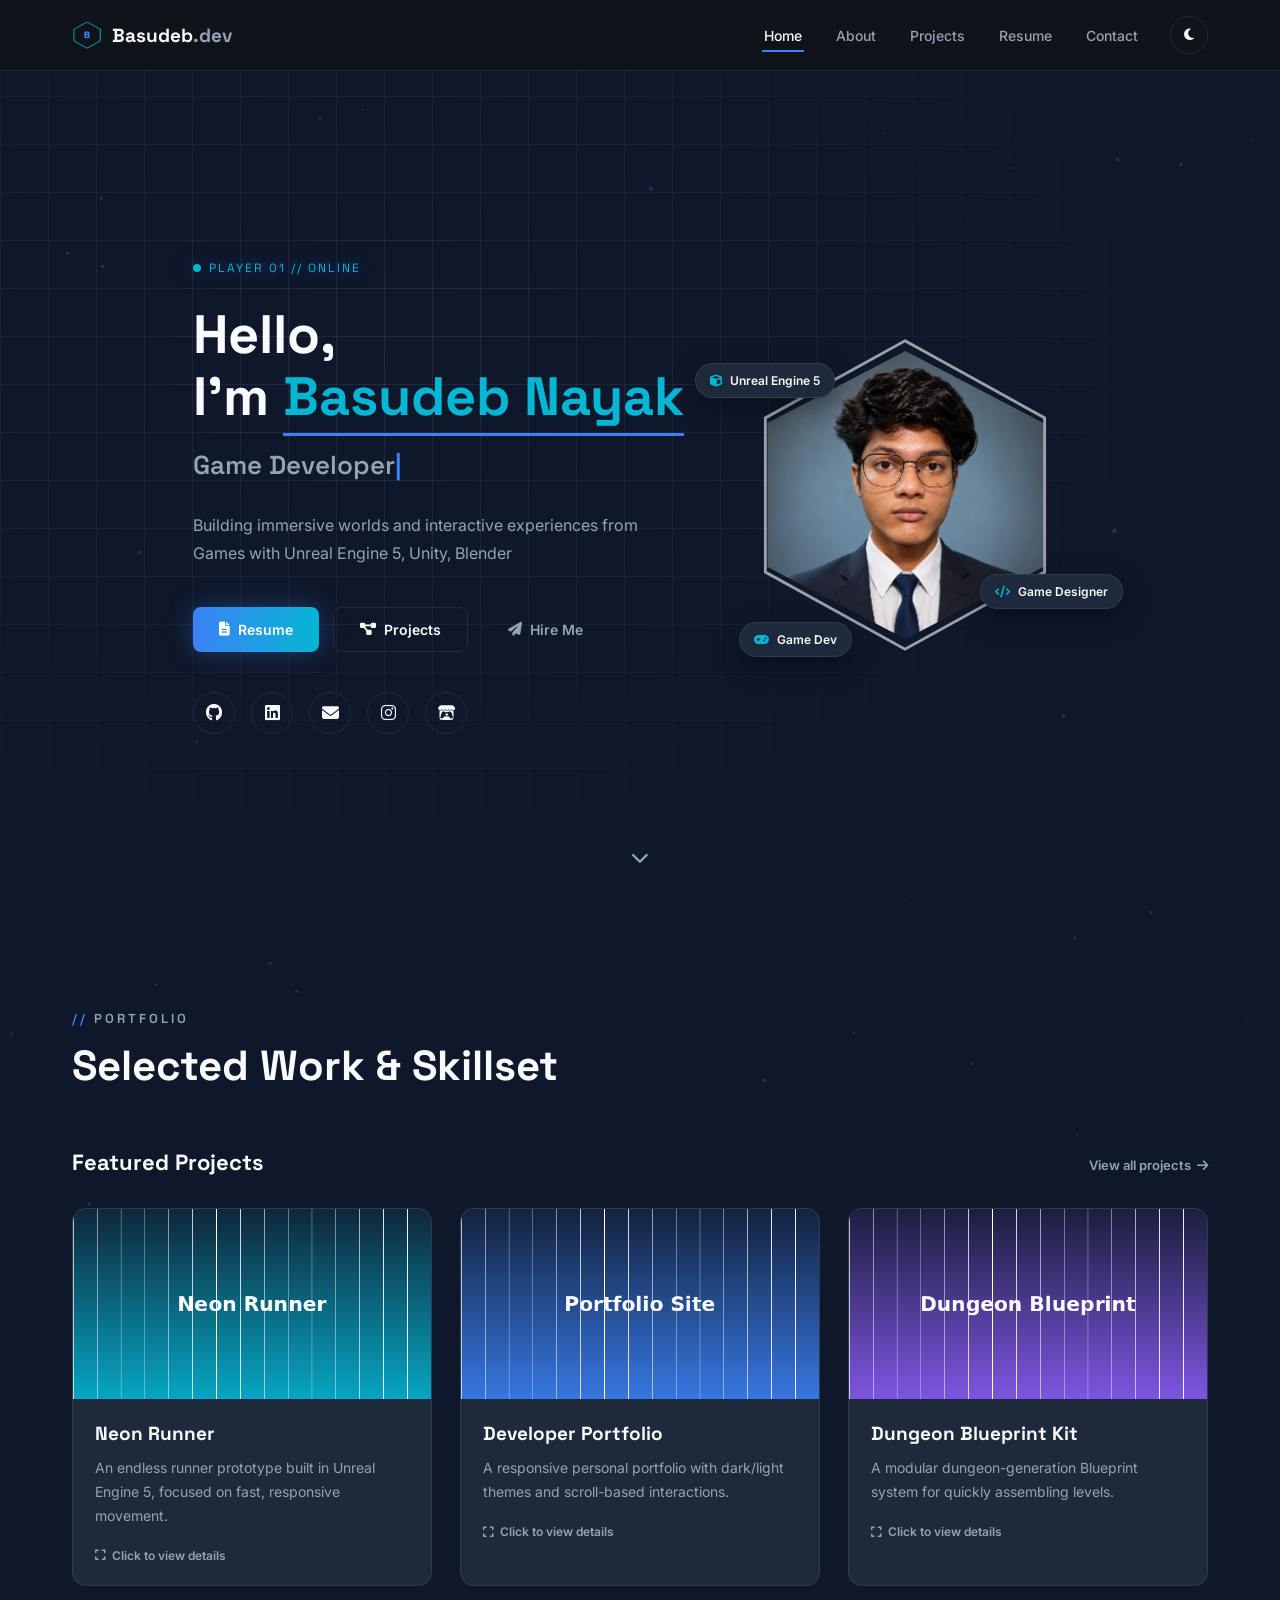
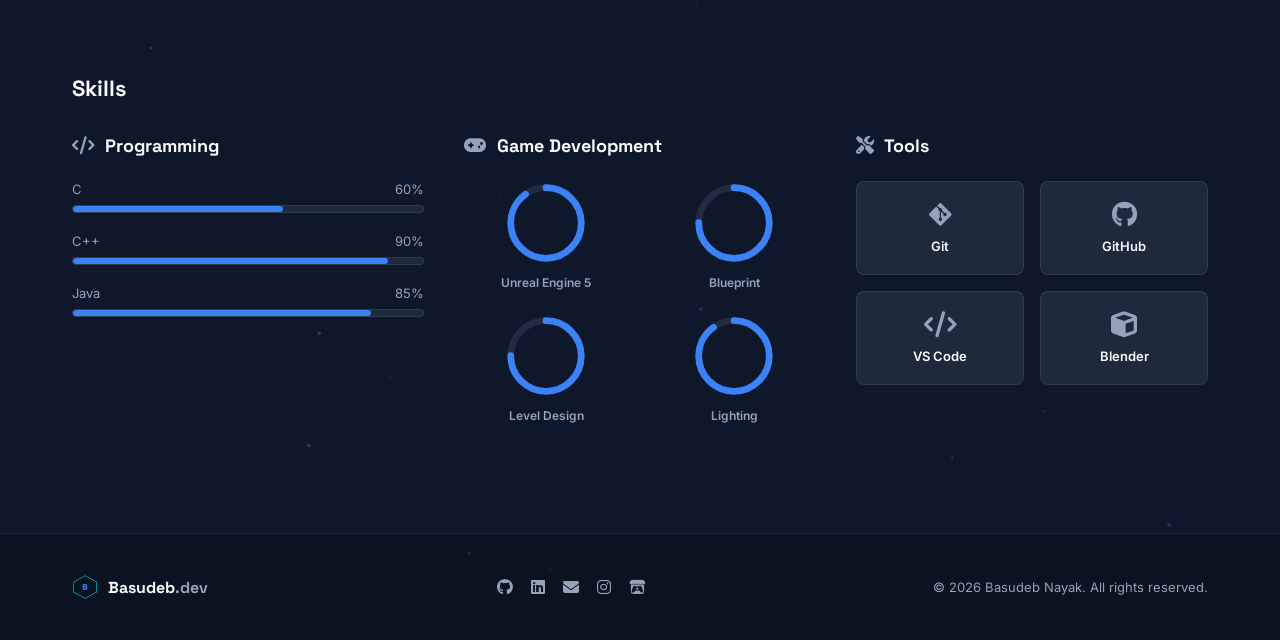
<file: index.html>
<!DOCTYPE html>
<html lang="en">

<head>
  <meta charset="UTF-8">
  <meta name="viewport" content="width=device-width, initial-scale=1.0">
  <title>Basudeb Nayak | Game &amp; Frontend Developer</title>
  <meta name="description"
    content="Portfolio of Basudeb Nayak — Game Developer, Game Designer, Unreal Engine 5 Enthusiast.">

  <link rel="icon" href="images/logo.png" type="image/png">
  <link rel="preconnect" href="https://fonts.googleapis.com">
  <link
    href="https://fonts.googleapis.com/css2?family=Space+Grotesk:wght@400;500;600;700&family=Inter:wght@400;500;600&display=swap"
    rel="stylesheet">
  <link rel="stylesheet" href="https://cdnjs.cloudflare.com/ajax/libs/font-awesome/6.5.1/css/all.min.css">

  <link rel="stylesheet" href="css/style.css">
  <link rel="stylesheet" href="css/responsive.css">
</head>

<body>

  <!-- ===================== LOADING SCREEN ===================== -->
  <div id="loader">
    <div class="loader-inner">
      <div class="loader-hex"><span>BN</span></div>
      <div class="loader-bar">
        <div class="loader-fill"></div>
      </div>
      <p class="loader-text">INITIALIZING PORTFOLIO<span class="dots">...</span></p>
    </div>
  </div>

  <!-- ===================== SCROLL PROGRESS ===================== -->
  <div id="scroll-progress"></div>

  <!-- ===================== PARTICLE BACKGROUND ===================== -->
  <canvas id="particles"></canvas>

  <!-- ===================== NAVBAR ===================== -->
  <header id="navbar">
    <div class="nav-container">
      <a href="index.html" class="nav-logo">
        <img src="images/logo.png" alt="Logo">
        <span>Basudeb<em>.dev</em></span>
      </a>

      <div class="nav-right" id="navRight">
        <nav class="nav-links">
          <a href="index.html" class="nav-link">Home</a>
          <a href="about.html" class="nav-link">About</a>
          <a href="projects.html" class="nav-link">Projects</a>
          <a href="resume.html" class="nav-link">Resume</a>
          <a href="contact.html" class="nav-link">Contact</a>
        </nav>
        <div class="nav-actions">
          <button id="themeToggle" aria-label="Toggle theme"><i class="fa-solid fa-moon"></i></button>
        </div>
      </div>

      <button id="hamburger" aria-label="Toggle menu"><span></span><span></span><span></span></button>
    </div>
  </header>

  <main>

    <!-- ===================== HERO ===================== -->
    <section id="home" class="hero">
      <div class="hero-grid"></div>
      <div class="section-container hero-container">
        <div class="hero-text reveal">
          <p class="hero-eyebrow"><span class="dot"></span> PLAYER 01 // ONLINE</p>
          <h1>Hello,<br>I'm <span class="highlight">Basudeb Nayak</span></h1>
          <h2 class="typing-wrap">
            <span id="typedText"></span><span class="cursor">|</span>
          </h2>
          <p class="hero-desc">Building immersive worlds and interactive experiences from Games with Unreal Engine 5, Unity, Blender</p>

          <div class="hero-buttons">
            <a href="resume.html" class="btn btn-primary">
              <i class="fa-solid fa-file-lines"></i> Resume
            </a>
            <a href="projects.html" class="btn btn-outline">
              <i class="fa-solid fa-diagram-project"></i> Projects
            </a>
            <a href="contact.html" class="btn btn-ghost">
              <i class="fa-solid fa-paper-plane"></i> Hire Me
            </a>
          </div>

          <div class="hero-socials">
            <a href=https://github.com/BasudebNayak" target="_blank" rel="noopener" aria-label="GitHub"><i
                class="fa-brands fa-github"></i></a>
            <a href="https://www.linkedin.com/in/basudeb-nayak-177616258/" target="_blank" rel="noopener" aria-label="LinkedIn"><i
                class="fa-brands fa-linkedin"></i></a>
            <a href="mailto:basudebnayak1604@gmail.com" aria-label="Email"><i class="fa-solid fa-envelope"></i></a>
            <a href="https://www.instagram.com/theycallmebasu_/" target="_blank" rel="noopener" aria-label="Instagram"><i
                class="fa-brands fa-instagram"></i></a>
            <a href="https://basudebnayak.itch.io/" target="_blank" rel="noopener" aria-label="itch.io"><i
                class="fa-brands fa-itch-io"></i></a>
          </div>
        </div>

        <div class="hero-visual reveal">
          <div class="hex-frame">
            <img src="images/profile.jpg" alt="Basudeb Nayak avatar">
            <svg class="hex-ring" viewBox="0 0 220 220">
              <polygon points="110,4 206,57 206,163 110,216 14,163 14,57" />
            </svg>
          </div>
          <div class="hud-chip chip-1"><i class="fa-solid fa-cube"></i> Unreal Engine 5</div>
          <div class="hud-chip chip-2"><i class="fa-solid fa-code"></i> Game Designer</div>
          <div class="hud-chip chip-3"><i class="fa-solid fa-gamepad"></i> Game Dev</div>
        </div>
      </div>

      <a href="#portfolio" class="scroll-cue" aria-label="Scroll down"><i class="fa-solid fa-chevron-down"></i></a>
    </section>

    <!-- ===================== PORTFOLIO (projects preview, then skills) ===================== -->
    <section id="portfolio" class="section">
      <div class="section-container">
        <p class="section-eyebrow reveal">PORTFOLIO</p>
        <h2 class="section-title reveal">Selected Work &amp; Skillset</h2>

        <!-- Projects preview -->
        <div class="portfolio-subhead reveal">
          <h3>Featured Projects</h3>
          <a href="projects.html" class="view-all-link">View all projects <i class="fa-solid fa-arrow-right"></i></a>
        </div>

        <div class="projects-grid">
          <div class="project-card reveal" data-project="neon-runner" tabindex="0" role="button"
            aria-label="Open Neon Runner project details">
            <div class="project-img"><img src="images/project1.png" alt="Neon Runner project screenshot"></div>
            <div class="project-body">
              <h3>Neon Runner</h3>
              <p>An endless runner prototype built in Unreal Engine 5, focused on fast, responsive movement.</p>
              <span class="project-open-hint"><i class="fa-solid fa-expand"></i> Click to view details</span>
            </div>
          </div>

          <div class="project-card reveal" data-project="portfolio-site" tabindex="0" role="button"
            aria-label="Open Developer Portfolio project details">
            <div class="project-img"><img src="images/project2.png" alt="Portfolio site project screenshot"></div>
            <div class="project-body">
              <h3>Developer Portfolio</h3>
              <p>A responsive personal portfolio with dark/light themes and scroll-based interactions.</p>
              <span class="project-open-hint"><i class="fa-solid fa-expand"></i> Click to view details</span>
            </div>
          </div>

          <div class="project-card reveal" data-project="dungeon-blueprint" tabindex="0" role="button"
            aria-label="Open Dungeon Blueprint Kit project details">
            <div class="project-img"><img src="images/project3.png" alt="Dungeon blueprint project screenshot"></div>
            <div class="project-body">
              <h3>Dungeon Blueprint Kit</h3>
              <p>A modular dungeon-generation Blueprint system for quickly assembling levels.</p>
              <span class="project-open-hint"><i class="fa-solid fa-expand"></i> Click to view details</span>
            </div>
          </div>
        </div>

        <!-- Skills -->
        <div class="portfolio-subhead reveal" style="margin-top: 88px;">
          <h3>Skills</h3>
        </div>

        <div class="skills-columns">
          <div class="skill-category reveal">
            <h3><i class="fa-solid fa-code"></i> Programming</h3>
            <div class="skill-bar-item">
              <div class="skill-bar-label"><span>C</span><span>60%</span></div>
              <div class="skill-bar">
                <div class="skill-fill" data-width="60"></div>
              </div>
            </div>
            <div class="skill-bar-item">
              <div class="skill-bar-label"><span>C++</span><span>90%</span></div>
              <div class="skill-bar">
                <div class="skill-fill" data-width="90"></div>
              </div>
            </div>
            <div class="skill-bar-item">
              <div class="skill-bar-label"><span>Java</span><span>85%</span></div>
              <div class="skill-bar">
                <div class="skill-fill" data-width="85"></div>
              </div>
            </div>
          </div>

          <div class="skill-category reveal">
            <h3><i class="fa-solid fa-gamepad"></i> Game Development</h3>
            <div class="skill-circles">
              <div class="circle-skill" data-percent="90">
                <svg viewBox="0 0 100 100">
                  <circle class="bg" cx="50" cy="50" r="42"></circle>
                  <circle class="fg" cx="50" cy="50" r="42"></circle>
                </svg>
                <span class="circle-label">Unreal Engine 5</span>
              </div>
              <div class="circle-skill" data-percent="75">
                <svg viewBox="0 0 100 100">
                  <circle class="bg" cx="50" cy="50" r="42"></circle>
                  <circle class="fg" cx="50" cy="50" r="42"></circle>
                </svg>
                <span class="circle-label">Blueprint</span>
              </div>
              <div class="circle-skill" data-percent="75">
                <svg viewBox="0 0 100 100">
                  <circle class="bg" cx="50" cy="50" r="42"></circle>
                  <circle class="fg" cx="50" cy="50" r="42"></circle>
                </svg>
                <span class="circle-label">Level Design</span>
              </div>
              <div class="circle-skill" data-percent="90">
                <svg viewBox="0 0 100 100">
                  <circle class="bg" cx="50" cy="50" r="42"></circle>
                  <circle class="fg" cx="50" cy="50" r="42"></circle>
                </svg>
                <span class="circle-label">Lighting</span>
              </div>
            </div>
          </div>

          <div class="skill-category reveal">
            <h3><i class="fa-solid fa-screwdriver-wrench"></i> Tools</h3>
            <div class="skill-cards">
              <div class="skill-card"><i class="fa-brands fa-git-alt"></i><span>Git</span></div>
              <div class="skill-card"><i class="fa-brands fa-github"></i><span>GitHub</span></div>
              <div class="skill-card"><i class="fa-solid fa-code"></i><span>VS Code</span></div>
              <div class="skill-card"><i class="fa-solid fa-cube"></i><span>Blender</span></div>
            </div>
          </div>
        </div>
      </div>
    </section>

  </main>

  <!-- ===================== FOOTER ===================== -->
  <footer class="footer">
    <div class="section-container footer-container">
      <div class="footer-brand">
        <img src="images/logo.png" alt="Logo">
        <span>Basudeb<em>.dev</em></span>
      </div>

      <div class="footer-socials">
        <a href="https://github.com/BasudebNayak" target="_blank" rel="noopener" aria-label="GitHub"><i
            class="fa-brands fa-github"></i></a>
        <a href="https://www.linkedin.com/in/basudeb-nayak-177616258/" target="_blank" rel="noopener" aria-label="LinkedIn"><i
            class="fa-brands fa-linkedin"></i></a>
        <a href="mailto:basudebnayak1604@gmail.com" aria-label="Email"><i class="fa-solid fa-envelope"></i></a>
        <a href="https://www.instagram.com/theycallmebasu_/" target="_blank" rel="noopener" aria-label="Instagram"><i
            class="fa-brands fa-instagram"></i></a>
        <a href="https://basudebnayak.itch.io/" target="_blank" rel="noopener" aria-label="itch.io"><i
            class="fa-brands fa-itch-io"></i></a>
      </div>

      <p class="footer-copy">&copy; <span id="year"></span> Basudeb Nayak. All rights reserved.</p>
    </div>
  </footer>

  <button id="backToTop" aria-label="Back to top"><i class="fa-solid fa-chevron-up"></i></button>

  <!-- Project details modal -->
  <div class="modal-overlay" id="projectModal">
    <div class="modal-box">
      <div class="modal-media">
        <button class="modal-close" aria-label="Close"><i class="fa-solid fa-xmark"></i></button>
      </div>
      <div class="modal-content">
        <h3 class="modal-title"></h3>
        <div class="modal-tags"></div>

        <div class="modal-block">
          <h4>About</h4>
          <p class="modal-about"></p>
        </div>
        <div class="modal-block">
          <h4>Problem It Solves</h4>
          <p class="modal-problem"></p>
        </div>
        <div class="modal-block">
          <h4>Features</h4>
          <ul class="modal-features"></ul>
        </div>
        <div class="modal-block">
          <h4>Challenges</h4>
          <p class="modal-challenges"></p>
        </div>
        <div class="modal-block">
          <h4>Journey</h4>
          <p class="modal-journey"></p>
        </div>

        <div class="modal-actions">
          <a href="#" target="_blank" rel="noopener" class="btn btn-outline modal-github"><i
              class="fa-brands fa-github"></i> GitHub</a>
          <a href="#" target="_blank" rel="noopener" class="btn btn-primary modal-demo"><i
              class="fa-solid fa-arrow-up-right-from-square"></i> Live Demo</a>
        </div>
      </div>
    </div>
  </div>

  <script src="js/script.js"></script>
</body>

</html>
</file>
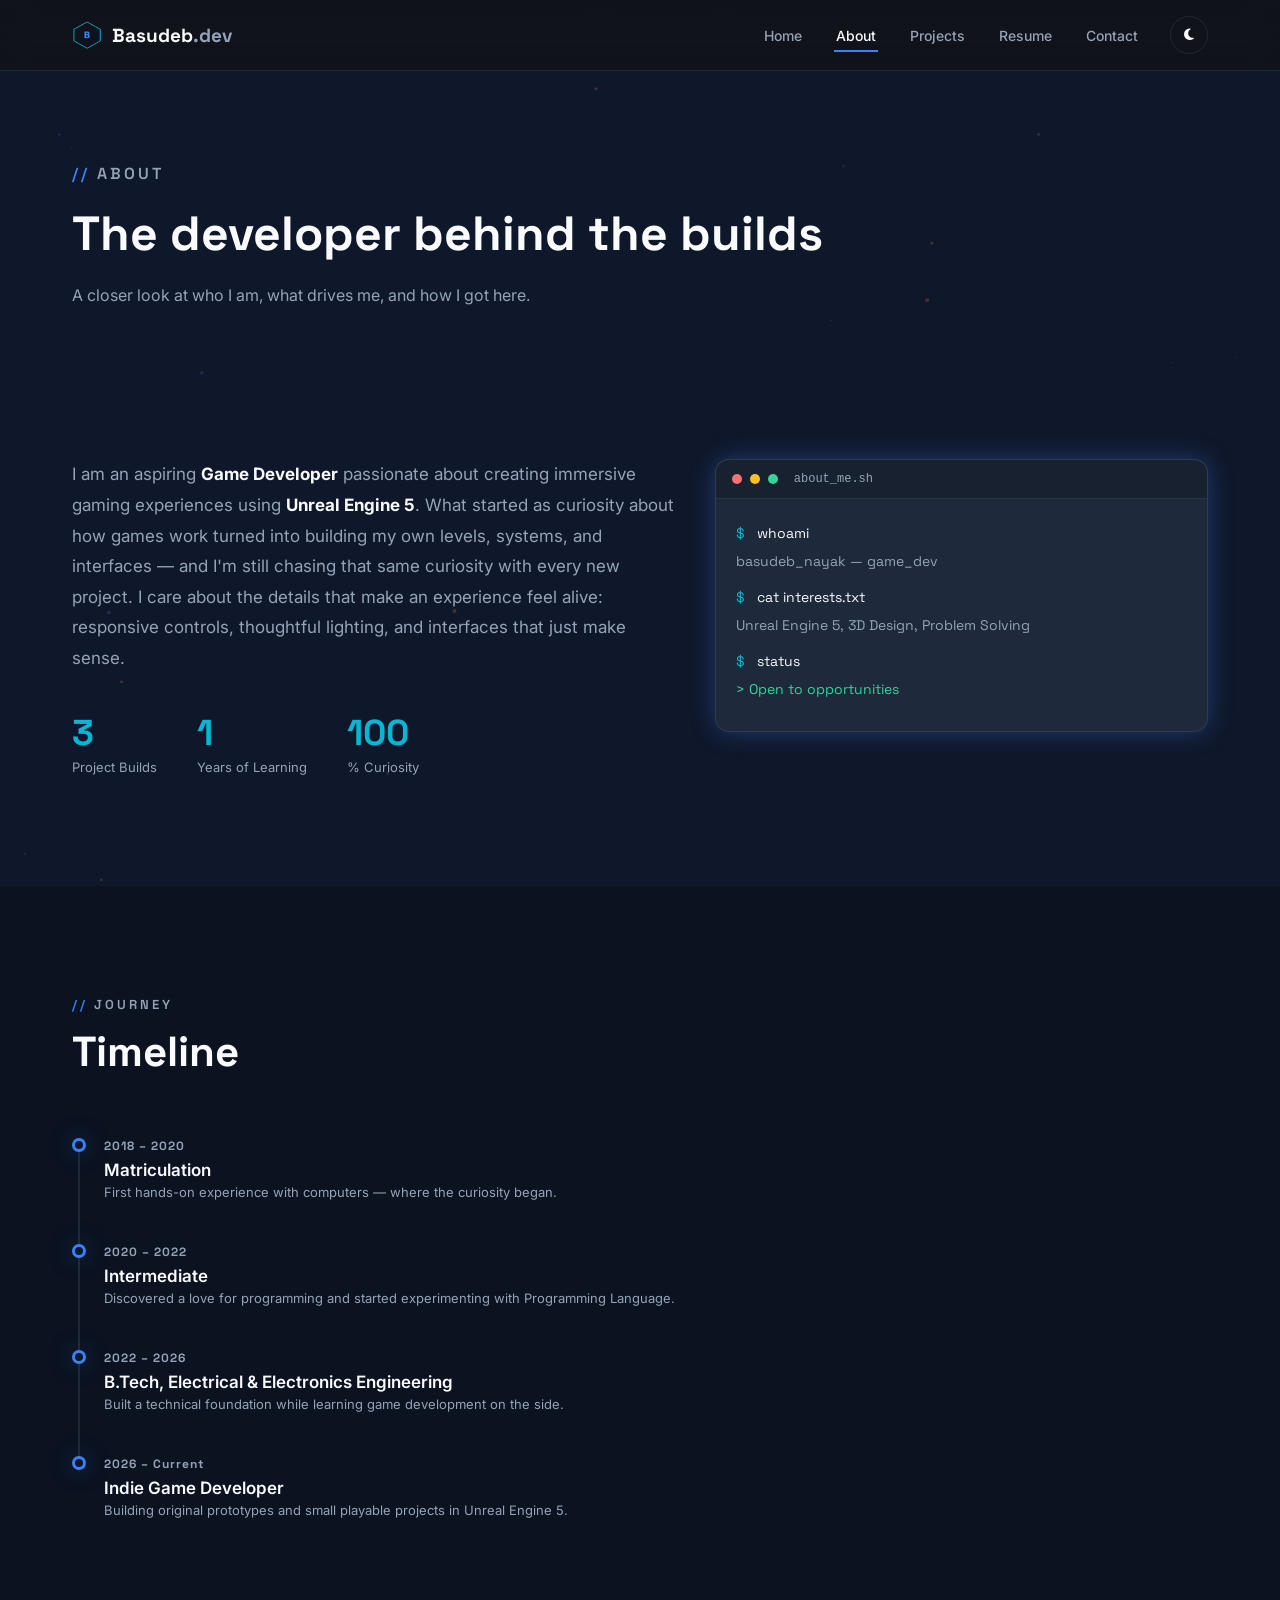
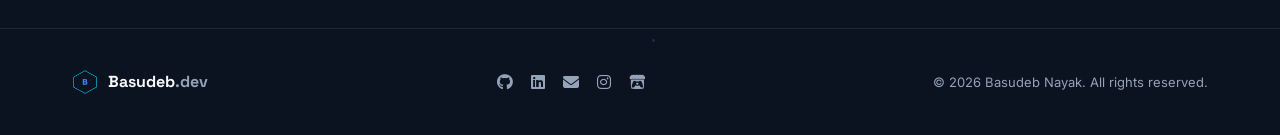
<file: about.html>
<!DOCTYPE html>
<html lang="en">

<head>
  <meta charset="UTF-8">
  <meta name="viewport" content="width=device-width, initial-scale=1.0">
  <title>About | Basudeb Nayak</title>
  <meta name="description" content="About Basudeb Nayak — Game Developer and Frontend Developer.">

  <link rel="icon" href="images/logo.png" type="image/png">
  <link rel="preconnect" href="https://fonts.googleapis.com">
  <link
    href="https://fonts.googleapis.com/css2?family=Space+Grotesk:wght@400;500;600;700&family=Inter:wght@400;500;600&display=swap"
    rel="stylesheet">
  <link rel="stylesheet" href="https://cdnjs.cloudflare.com/ajax/libs/font-awesome/6.5.1/css/all.min.css">

  <link rel="stylesheet" href="css/style.css">
  <link rel="stylesheet" href="css/responsive.css">
</head>

<body>

  <!-- ===================== LOADING SCREEN ===================== -->
  <div id="loader">
    <div class="loader-inner">
      <div class="loader-hex"><span>BN</span></div>
      <div class="loader-bar">
        <div class="loader-fill"></div>
      </div>
      <p class="loader-text">INITIALIZING PORTFOLIO<span class="dots">...</span></p>
    </div>
  </div>
<!-- ===================== SCROLL PROGRESS ===================== -->
  <div id="scroll-progress"></div>
  <canvas id="particles"></canvas>
<!-- ===================== NAVBAR ===================== -->
  <header id="navbar">
    <div class="nav-container">
      <a href="index.html" class="nav-logo">
        <img src="images/logo.png" alt="Logo">
        <span>Basudeb<em>.dev</em></span>
      </a>

      <div class="nav-right" id="navRight">
        <nav class="nav-links">
          <a href="index.html" class="nav-link">Home</a>
          <a href="about.html" class="nav-link">About</a>
          <a href="projects.html" class="nav-link">Projects</a>
          <a href="resume.html" class="nav-link">Resume</a>
          <a href="contact.html" class="nav-link">Contact</a>
        </nav>
        <div class="nav-actions">
          <button id="themeToggle" aria-label="Toggle theme"><i class="fa-solid fa-moon"></i></button>
        </div>
      </div>

      <button id="hamburger" aria-label="Toggle menu"><span></span><span></span><span></span></button>
    </div>
  </header>

  <main>
<!-- ===================== HERO ===================== -->
    <section class="page-hero">
      <div class="section-container">
        <p class="section-eyebrow reveal">ABOUT</p>
        <h1 class="reveal">The developer behind the builds</h1>
        <p class="reveal">A closer look at who I am, what drives me, and how I got here.</p>
      </div>
    </section>

    <section class="section tight">
      <div class="section-container">
        <div class="about-grid">
          <div class="about-card reveal">
            <p>I am an aspiring <strong>Game Developer</strong> passionate about
              creating immersive gaming experiences using <strong>Unreal Engine 5</strong>. What started as curiosity 
              about how games work turned into building my own levels, systems, and interfaces
              — and I'm still chasing that same curiosity with every new project. I care about the details that make an
              experience feel alive: responsive controls, thoughtful lighting, and interfaces that just make sense.</p>
            <div class="about-stats">
              <div class="stat"><span class="stat-num" data-count="3">0</span><span class="stat-label">Project
                  Builds</span></div>
              <div class="stat"><span class="stat-num" data-count="1">0</span><span class="stat-label">Years of
                  Learning</span></div>
              <div class="stat"><span class="stat-num" data-count="100">0</span><span class="stat-label">%
                  Curiosity</span></div>
            </div>
          </div>
          <div class="about-terminal reveal">
            <div class="terminal-head">
              <span class="t-dot red"></span><span class="t-dot yellow"></span><span class="t-dot green"></span>
              <span class="t-title">about_me.sh</span>
            </div>
            <div class="terminal-body">
              <p><span class="prompt">$</span> whoami</p>
              <p class="out">basudeb_nayak — game_dev</p>
              <p><span class="prompt">$</span> cat interests.txt</p>
              <p class="out">Unreal Engine 5, 3D Design, Problem Solving</p>
              <p><span class="prompt">$</span> status</p>
              <p class="out ok">&gt; Open to opportunities</p>
            </div>
          </div>
        </div>
      </div>
    </section>
<!-- ===================== JOURNEY ===================== -->
    <section class="section alt">
      <div class="section-container">
        <p class="section-eyebrow reveal">JOURNEY</p>
        <h2 class="section-title reveal">Timeline</h2>

        <div class="timeline">                    
          <div class="timeline-item reveal">
            <div class="timeline-dot"></div>
            <div class="timeline-content">
              <span class="timeline-year">2018 – 2020</span>
              <h4>Matriculation</h4>
              <p>First hands-on experience with computers — where the curiosity began.</p>
            </div>
          </div>                    
          <div class="timeline-item reveal">
            <div class="timeline-dot"></div>
            <div class="timeline-content">
              <span class="timeline-year">2020 – 2022</span>
              <h4>Intermediate</h4>
              <p>Discovered a love for programming and started experimenting with Programming Language.</p>
            </div>
          </div>
          <div class="timeline-item reveal">
            <div class="timeline-dot"></div>
            <div class="timeline-content">
              <span class="timeline-year">2022 – 2026</span>
              <h4>B.Tech, Electrical &amp; Electronics Engineering</h4>
              <p>Built a technical foundation while learning game development on the side.</p>
            </div>
          </div>          
           <div class="timeline-item reveal">
            <div class="timeline-dot"></div>
            <div class="timeline-content">
              <span class="timeline-year">2026 – Current</span>
              <h4>Indie Game Developer</h4>
              <p>Building original prototypes and small playable projects in Unreal Engine 5.</p>
            </div>
          </div>
        </div>
      </div>
    </section>

  </main>
<!-- ===================== FOOTER ===================== -->
  <footer class="footer">
    <div class="section-container footer-container">
      <div class="footer-brand">
        <img src="images/logo.png" alt="Logo">
        <span>Basudeb<em>.dev</em></span>
      </div>
      <div class="footer-socials">
        <a href="https://github.com/BasudebNayak" target="_blank" rel="noopener" aria-label="GitHub"><i
            class="fa-brands fa-github"></i></a>
        <a href="https://www.linkedin.com/in/basudeb-nayak-177616258/" target="_blank" rel="noopener" aria-label="LinkedIn"><i
            class="fa-brands fa-linkedin"></i></a>
        <a href="mailto:basudebnayak1604@gmail.com" aria-label="Email"><i class="fa-solid fa-envelope"></i></a>
        <a href="https://www.instagram.com/theycallmebasu_/" target="_blank" rel="noopener" aria-label="Instagram"><i
            class="fa-brands fa-instagram"></i></a>
        <a href="https://basudebnayak.itch.io/" target="_blank" rel="noopener" aria-label="itch.io"><i
            class="fa-brands fa-itch-io"></i></a>
      </div>
      <p class="footer-copy">&copy; <span id="year"></span> Basudeb Nayak. All rights reserved.</p>
    </div>
  </footer>

  <button id="backToTop" aria-label="Back to top"><i class="fa-solid fa-chevron-up"></i></button>

  <script src="js/script.js"></script>
</body>

</html>
</file>
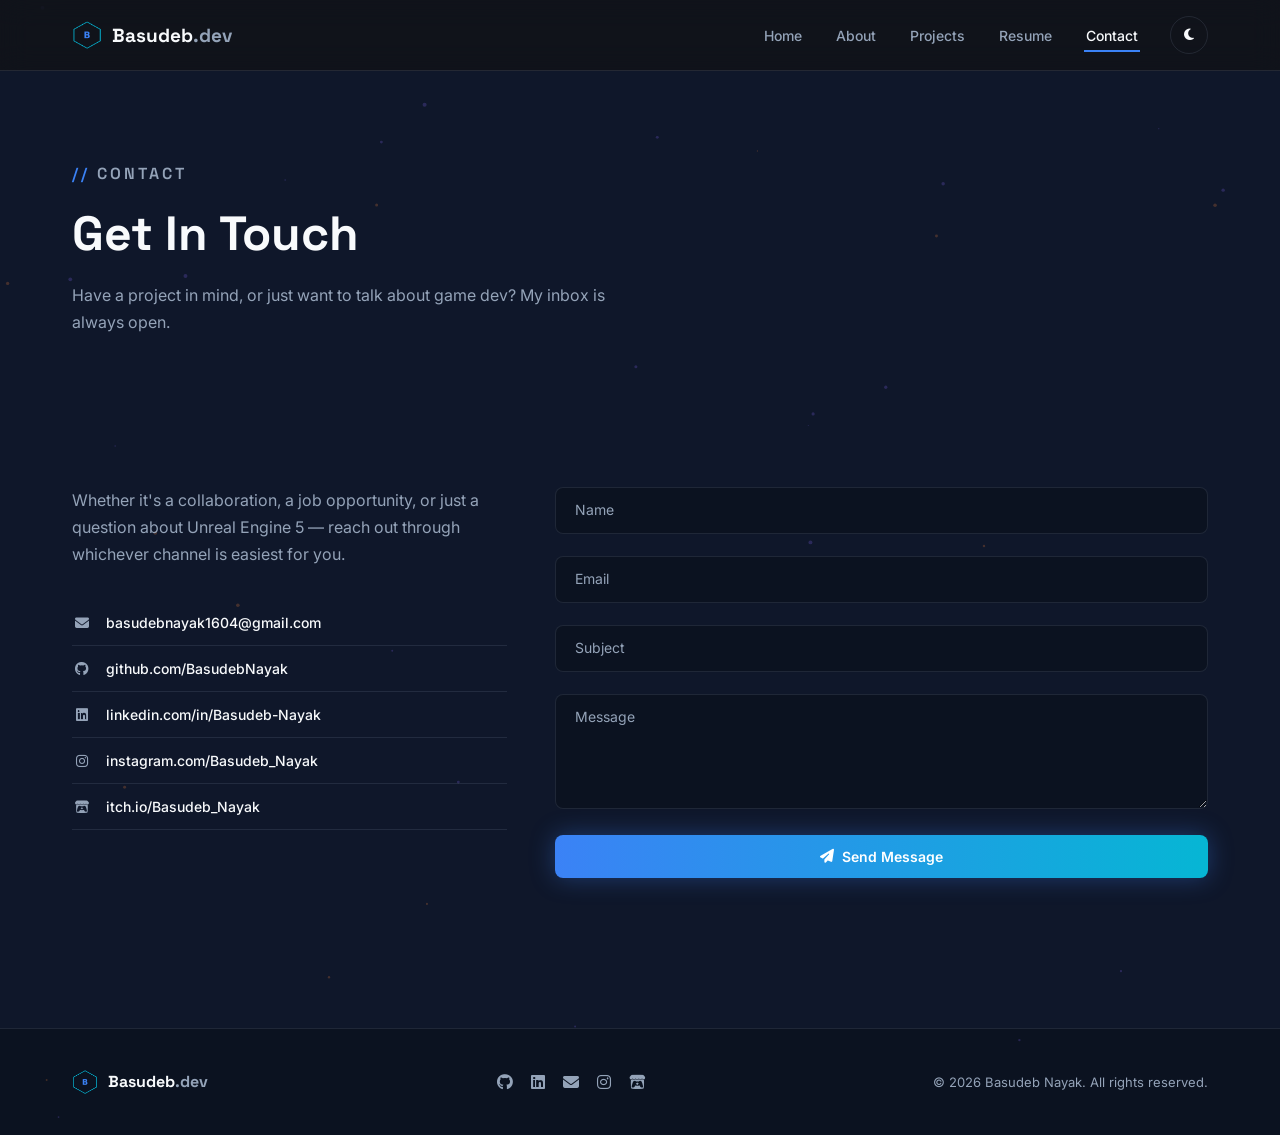
<file: contact.html>
<!DOCTYPE html>
<html lang="en">

<head>
  <meta charset="UTF-8">
  <meta name="viewport" content="width=device-width, initial-scale=1.0">
  <title>Contact | Basudeb Nayak</title>
  <meta name="description" content="Get in touch with Basudeb Nayak.">

  <link rel="icon" href="images/logo.png" type="image/png">
  <link rel="preconnect" href="https://fonts.googleapis.com">
  <link
    href="https://fonts.googleapis.com/css2?family=Space+Grotesk:wght@400;500;600;700&family=Inter:wght@400;500;600&display=swap"
    rel="stylesheet">
  <link rel="stylesheet" href="https://cdnjs.cloudflare.com/ajax/libs/font-awesome/6.5.1/css/all.min.css">

  <link rel="stylesheet" href="css/style.css">
  <link rel="stylesheet" href="css/responsive.css">
</head>

<body>

  <div id="loader">
    <div class="loader-inner">
      <div class="loader-hex"><span>BN</span></div>
      <div class="loader-bar">
        <div class="loader-fill"></div>
      </div>
      <p class="loader-text">INITIALIZING PORTFOLIO<span class="dots">...</span></p>
    </div>
  </div>

  <div id="scroll-progress"></div>
  <canvas id="particles"></canvas>

  <header id="navbar">
    <div class="nav-container">
      <a href="index.html" class="nav-logo">
        <img src="images/logo.png" alt="Logo">
        <span>Basudeb<em>.dev</em></span>
      </a>

      <div class="nav-right" id="navRight">
        <nav class="nav-links">
          <a href="index.html" class="nav-link">Home</a>
          <a href="about.html" class="nav-link">About</a>
          <a href="projects.html" class="nav-link">Projects</a>
          <a href="resume.html" class="nav-link">Resume</a>
          <a href="contact.html" class="nav-link">Contact</a>
        </nav>
        <div class="nav-actions">
          <button id="themeToggle" aria-label="Toggle theme"><i class="fa-solid fa-moon"></i></button>
        </div>
      </div>

      <button id="hamburger" aria-label="Toggle menu"><span></span><span></span><span></span></button>
    </div>
  </header>

  <main>

    <section class="page-hero">
      <div class="section-container">
        <p class="section-eyebrow reveal">CONTACT</p>
        <h1 class="reveal">Get In Touch</h1>
        <p class="reveal">Have a project in mind, or just want to talk about game dev? My inbox is always open.</p>
      </div>
    </section>

    <section class="section tight">
      <div class="section-container">
        <div class="contact-grid">
          <div class="contact-info reveal">
            <p class="contact-lead">Whether it's a collaboration, a job opportunity, or just a question about Unreal
              Engine 5 — reach out through whichever channel is easiest for you.</p>

            <a href="mailto:basudebnayak1604@gmail.com" class="contact-item">
              <i class="fa-solid fa-envelope"></i>
              <span>basudebnayak1604@gmail.com</span>
            </a>
            <a href="https://github.com/BasudebNayak" target="_blank" rel="noopener" class="contact-item">
              <i class="fa-brands fa-github"></i>
              <span>github.com/BasudebNayak</span>
            </a>
            <a href="https://www.linkedin.com/in/basudeb-nayak-177616258/" target="_blank" rel="noopener" class="contact-item">
              <i class="fa-brands fa-linkedin"></i>
              <span>linkedin.com/in/Basudeb-Nayak</span>
            </a>
            <a href="https://www.instagram.com/theycallmebasu_/" target="_blank" rel="noopener" class="contact-item">
              <i class="fa-brands fa-instagram"></i>
              <span>instagram.com/Basudeb_Nayak</span>
            </a>
            <a href="https://basudebnayak.itch.io/" target="_blank" rel="noopener" class="contact-item">
              <i class="fa-brands fa-itch-io"></i>
              <span>itch.io/Basudeb_Nayak</span>
            </a>
          </div>

          <form class="contact-form" id="contactForm">
            <div class="form-group">
              <input type="text" id="name" name="name" required placeholder=" ">
              <label for="name">Name</label>
            </div>
            <div class="form-group">
              <input type="email" id="email" name="email" required placeholder=" ">
              <label for="email">Email</label>
            </div>
            <div class="form-group">
              <input type="text" id="subject" name="subject" required placeholder=" ">
              <label for="subject">Subject</label>
            </div>
            <div class="form-group">
              <textarea id="message" name="message" rows="5" required placeholder=" "></textarea>
              <label for="message">Message</label>
            </div>
            <button type="submit" class="btn btn-primary btn-block">
              <i class="fa-solid fa-paper-plane"></i> Send Message
            </button>
            <p class="form-note" id="formNote"></p>
          </form>
        </div>
      </div>
    </section>

  </main>

  <footer class="footer">
    <div class="section-container footer-container">
      <div class="footer-brand">
        <img src="images/logo.png" alt="Logo">
        <span>Basudeb<em>.dev</em></span>
      </div>
      <div class="footer-socials">
        <a href="https://github.com/BasudebNayak" target="_blank" rel="noopener" aria-label="GitHub"><i
            class="fa-brands fa-github"></i></a>
        <a href="https://www.linkedin.com/in/basudeb-nayak-177616258/" target="_blank" rel="noopener" aria-label="LinkedIn"><i
            class="fa-brands fa-linkedin"></i></a>
        <a href="mailto:basudebnayak1604@gmail.com" aria-label="Email"><i class="fa-solid fa-envelope"></i></a>
        <a href="https://www.instagram.com/theycallmebasu_/" target="_blank" rel="noopener" aria-label="Instagram"><i
            class="fa-brands fa-instagram"></i></a>
        <a href="https://basudebnayak.itch.io/" target="_blank" rel="noopener" aria-label="itch.io"><i
            class="fa-brands fa-itch-io"></i></a>
      </div>
      <p class="footer-copy">&copy; <span id="year"></span> Basudeb Nayak. All rights reserved.</p>
    </div>
  </footer>

  <button id="backToTop" aria-label="Back to top"><i class="fa-solid fa-chevron-up"></i></button>

  <script src="js/script.js"></script>
</body>

</html>
</file>
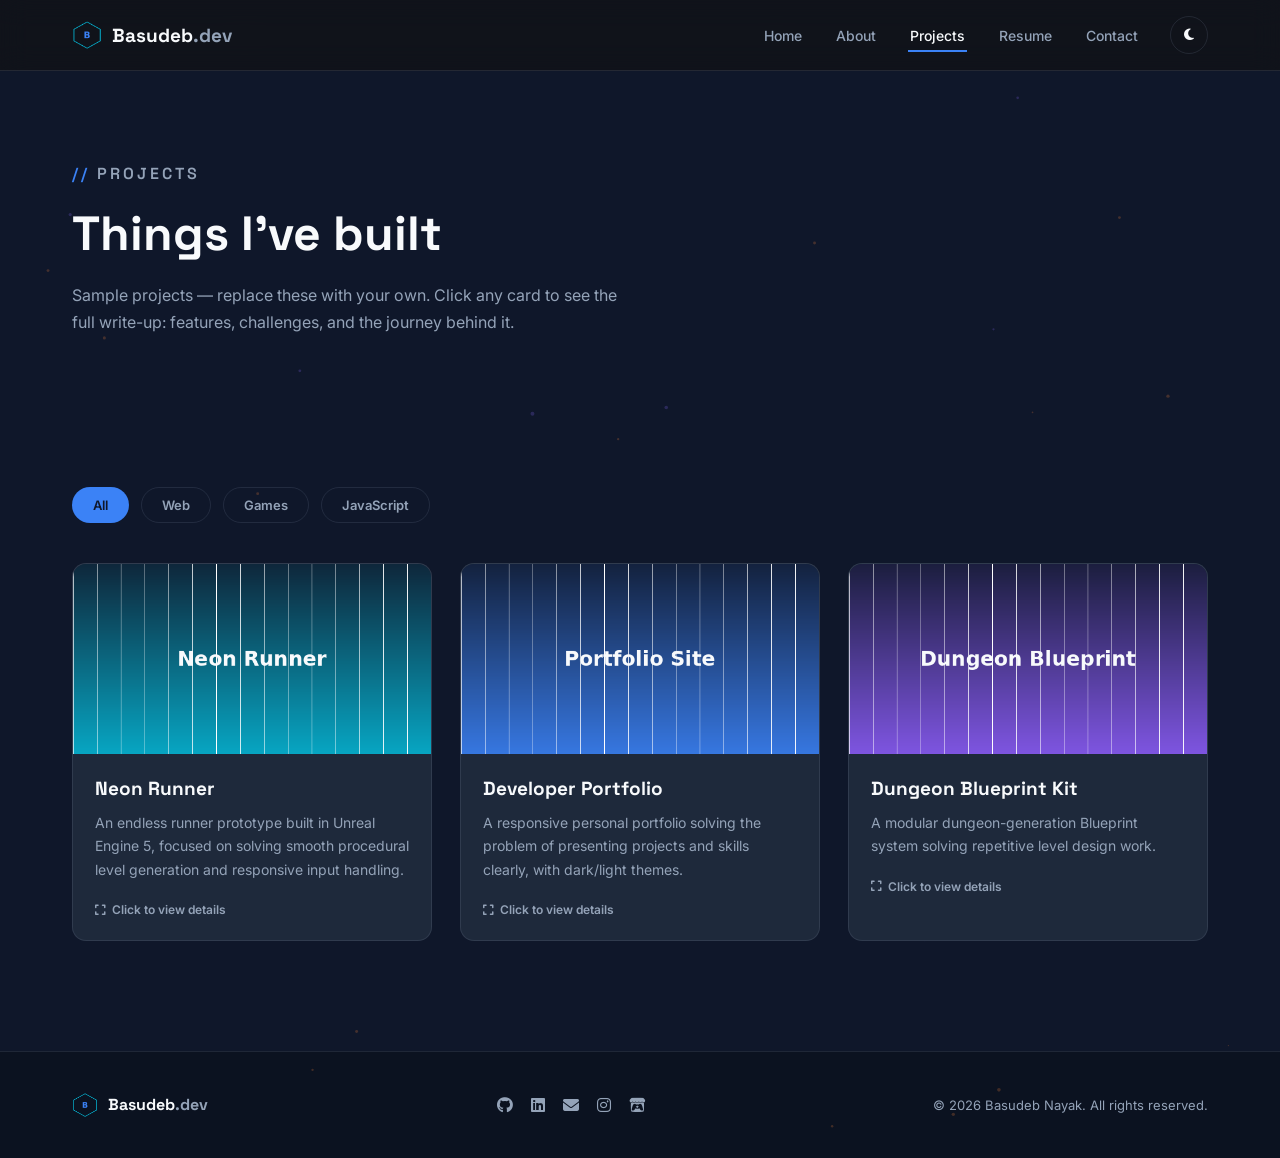
<file: projects.html>
<!DOCTYPE html>
<html lang="en">

<head>
  <meta charset="UTF-8">
  <meta name="viewport" content="width=device-width, initial-scale=1.0">
  <title>Projects | Basudeb Nayak</title>
  <meta name="description" content="Projects by Basudeb Nayak — games and web builds.">

  <link rel="icon" href="images/logo.png" type="image/png">
  <link rel="preconnect" href="https://fonts.googleapis.com">
  <link
    href="https://fonts.googleapis.com/css2?family=Space+Grotesk:wght@400;500;600;700&family=Inter:wght@400;500;600&display=swap"
    rel="stylesheet">
  <link rel="stylesheet" href="https://cdnjs.cloudflare.com/ajax/libs/font-awesome/6.5.1/css/all.min.css">

  <link rel="stylesheet" href="css/style.css">
  <link rel="stylesheet" href="css/responsive.css">
</head>

<body>

  <div id="loader">
    <div class="loader-inner">
      <div class="loader-hex"><span>BN</span></div>
      <div class="loader-bar">
        <div class="loader-fill"></div>
      </div>
      <p class="loader-text">INITIALIZING PORTFOLIO<span class="dots">...</span></p>
    </div>
  </div>

  <div id="scroll-progress"></div>
  <canvas id="particles"></canvas>

  <header id="navbar">
    <div class="nav-container">
      <a href="index.html" class="nav-logo">
        <img src="images/logo.png" alt="Logo">
        <span>Basudeb<em>.dev</em></span>
      </a>

      <div class="nav-right" id="navRight">
        <nav class="nav-links">
          <a href="index.html" class="nav-link">Home</a>
          <a href="about.html" class="nav-link">About</a>
          <a href="projects.html" class="nav-link">Projects</a>
          <a href="resume.html" class="nav-link">Resume</a>
          <a href="contact.html" class="nav-link">Contact</a>
        </nav>
        <div class="nav-actions">
          <button id="themeToggle" aria-label="Toggle theme"><i class="fa-solid fa-moon"></i></button>
        </div>
      </div>

      <button id="hamburger" aria-label="Toggle menu"><span></span><span></span><span></span></button>
    </div>
  </header>

  <main>

    <section class="page-hero">
      <div class="section-container">
        <p class="section-eyebrow reveal">PROJECTS</p>
        <h1 class="reveal">Things I've built</h1>
        <p class="reveal">Sample projects — replace these with your own. Click any card to see the full write-up:
          features, challenges, and the journey behind it.</p>
      </div>
    </section>

    <section class="section tight">
      <div class="section-container">
        <div class="filter-buttons reveal">
          <button class="filter-btn active" data-filter="all">All</button>
          <button class="filter-btn" data-filter="web">Web</button>
          <button class="filter-btn" data-filter="games">Games</button>
          <button class="filter-btn" data-filter="javascript">JavaScript</button>
        </div>

        <div class="projects-grid">

          <div class="project-card reveal" data-category="games" data-project="neon-runner" tabindex="0" role="button"
            aria-label="Open Neon Runner project details">
            <div class="project-img"><img src="images/project1.png" alt="Neon Runner project screenshot"></div>
            <div class="project-body">
              <h3>Neon Runner</h3>
              <p>An endless runner prototype built in Unreal Engine 5, focused on solving smooth procedural level
                generation and responsive input handling.</p>
              <span class="project-open-hint"><i class="fa-solid fa-expand"></i> Click to view details</span>
            </div>
          </div>

          <div class="project-card reveal" data-category="web javascript" data-project="portfolio-site" tabindex="0"
            role="button" aria-label="Open Developer Portfolio project details">
            <div class="project-img"><img src="images/project2.png" alt="Portfolio site project screenshot"></div>
            <div class="project-body">
              <h3>Developer Portfolio</h3>
              <p>A responsive personal portfolio solving the problem of presenting projects and skills clearly, with
                dark/light themes.</p>
              <span class="project-open-hint"><i class="fa-solid fa-expand"></i> Click to view details</span>
            </div>
          </div>

          <div class="project-card reveal" data-category="games" data-project="dungeon-blueprint" tabindex="0"
            role="button" aria-label="Open Dungeon Blueprint Kit project details">
            <div class="project-img"><img src="images/project3.png" alt="Dungeon blueprint project screenshot"></div>
            <div class="project-body">
              <h3>Dungeon Blueprint Kit</h3>
              <p>A modular dungeon-generation Blueprint system solving repetitive level design work.</p>
              <span class="project-open-hint"><i class="fa-solid fa-expand"></i> Click to view details</span>
            </div>
          </div>

        </div>
      </div>
    </section>

  </main>

  <footer class="footer">
    <div class="section-container footer-container">
      <div class="footer-brand">
        <img src="images/logo.png" alt="Logo">
        <span>Basudeb<em>.dev</em></span>
      </div>
      <div class="footer-socials">
        <a href="https://github.com/BasudebNayak" target="_blank" rel="noopener" aria-label="GitHub"><i
            class="fa-brands fa-github"></i></a>
        <a href="https://www.linkedin.com/in/basudeb-nayak-177616258/" target="_blank" rel="noopener" aria-label="LinkedIn"><i
            class="fa-brands fa-linkedin"></i></a>
        <a href="mailto:basudebnayak1604@gmail.com" aria-label="Email"><i class="fa-solid fa-envelope"></i></a>
        <a href="https://www.instagram.com/theycallmebasu_/" target="_blank" rel="noopener" aria-label="Instagram"><i
            class="fa-brands fa-instagram"></i></a>
        <a href="https://basudebnayak.itch.io/" target="_blank" rel="noopener" aria-label="itch.io"><i
            class="fa-brands fa-itch-io"></i></a>
      </div>
      <p class="footer-copy">&copy; <span id="year"></span> Basudeb Nayak. All rights reserved.</p>
    </div>
  </footer>

  <button id="backToTop" aria-label="Back to top"><i class="fa-solid fa-chevron-up"></i></button>

  <!-- Project details modal -->
  <div class="modal-overlay" id="projectModal">
    <div class="modal-box">
      <div class="modal-media">
        <button class="modal-close" aria-label="Close"><i class="fa-solid fa-xmark"></i></button>
      </div>
      <div class="modal-content">
        <h3 class="modal-title"></h3>
        <div class="modal-tags"></div>

        <div class="modal-block">
          <h4>About</h4>
          <p class="modal-about"></p>
        </div>
        <div class="modal-block">
          <h4>Problem It Solves</h4>
          <p class="modal-problem"></p>
        </div>
        <div class="modal-block">
          <h4>Features</h4>
          <ul class="modal-features"></ul>
        </div>
        <div class="modal-block">
          <h4>Challenges</h4>
          <p class="modal-challenges"></p>
        </div>
        <div class="modal-block">
          <h4>Journey</h4>
          <p class="modal-journey"></p>
        </div>

        <div class="modal-actions">
          <a href="#" target="_blank" rel="noopener" class="btn btn-outline modal-github"><i
              class="fa-brands fa-github"></i> GitHub</a>
          <a href="#" target="_blank" rel="noopener" class="btn btn-primary modal-demo"><i
              class="fa-solid fa-arrow-up-right-from-square"></i> Live Demo</a>
        </div>
      </div>
    </div>
  </div>

  <script src="js/script.js"></script>
</body>

</html>
</file>
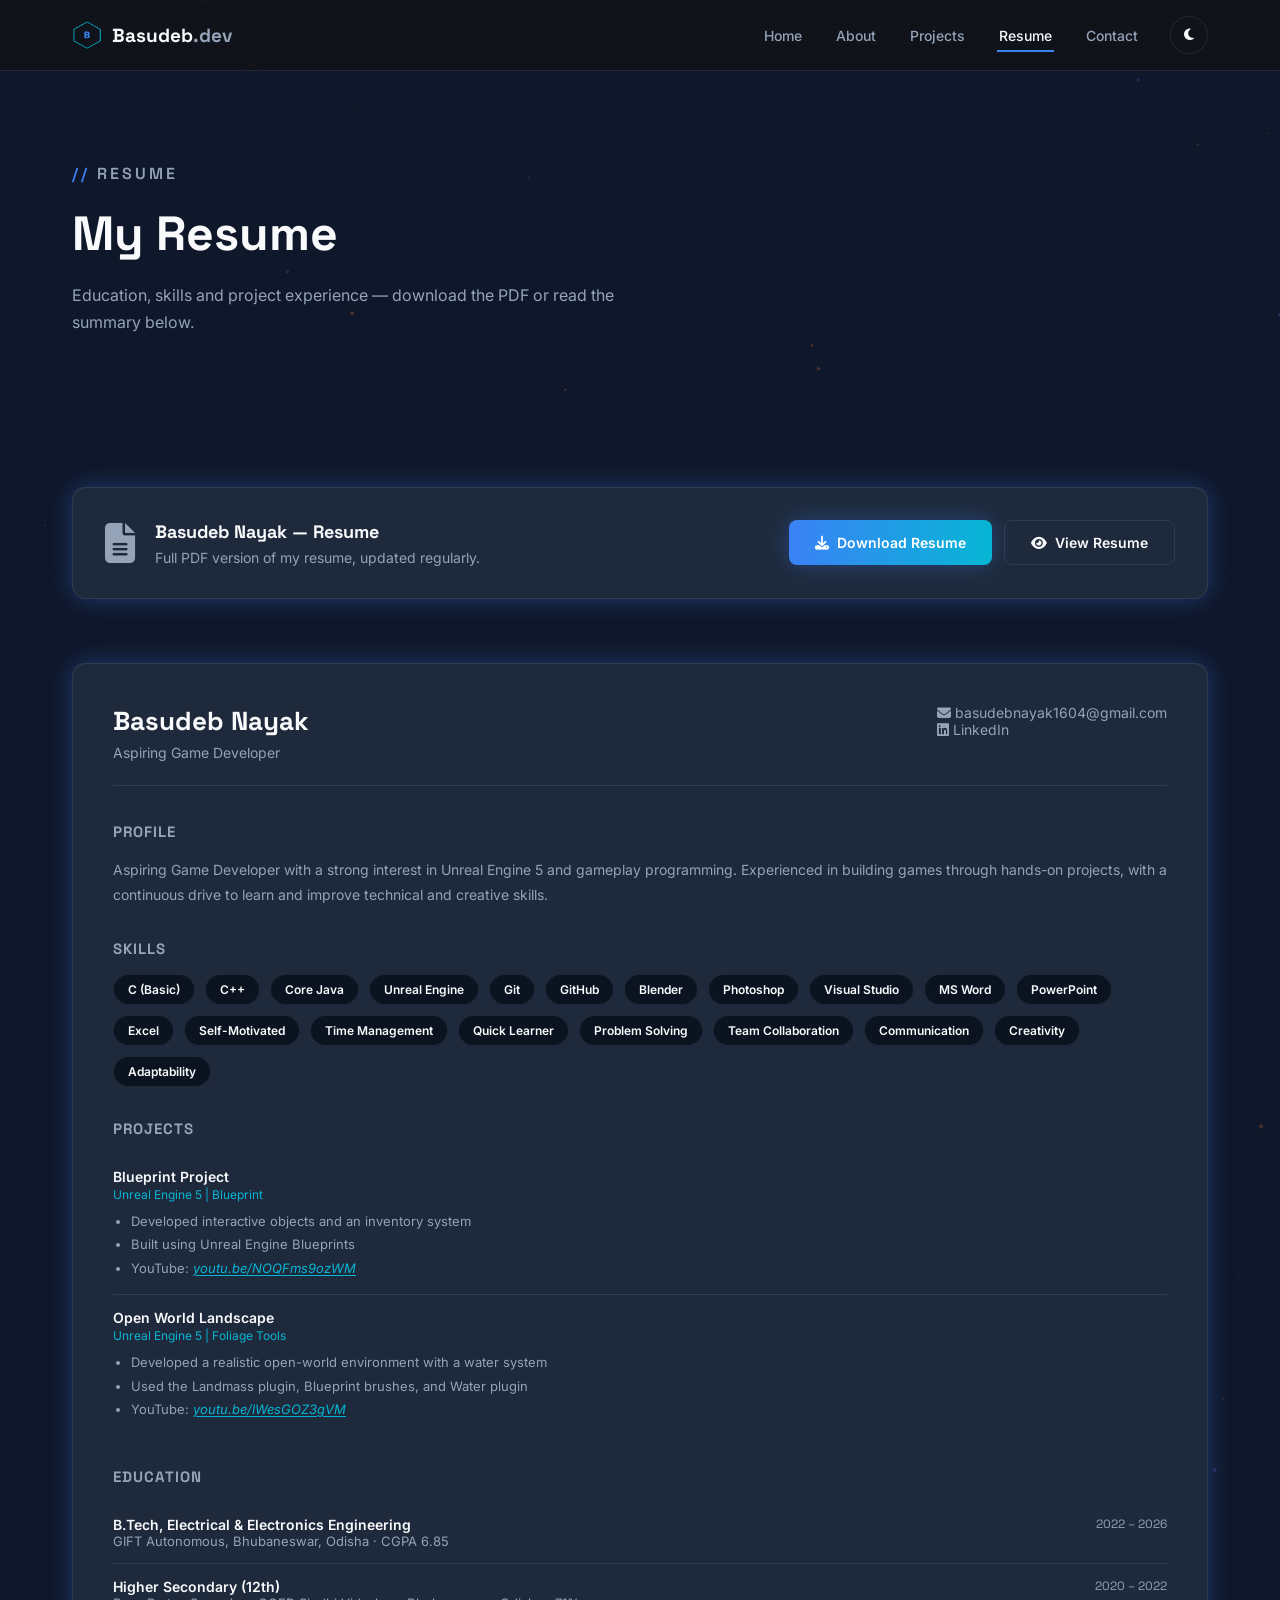
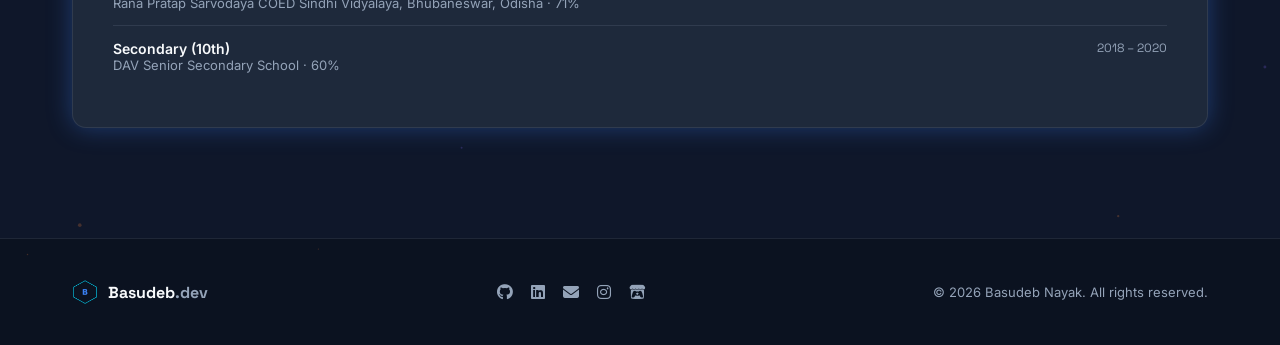
<file: resume.html>
<!DOCTYPE html>
<html lang="en">

<head>
  <meta charset="UTF-8">
  <meta name="viewport" content="width=device-width, initial-scale=1.0">
  <title>Resume | Basudeb Nayak</title>
  <meta name="description" content="Resume of Basudeb Nayak — Game Developer and Frontend Developer.">

  <link rel="icon" href="images/logo.png" type="image/png">
  <link rel="preconnect" href="https://fonts.googleapis.com">
  <link
    href="https://fonts.googleapis.com/css2?family=Space+Grotesk:wght@400;500;600;700&family=Inter:wght@400;500;600&display=swap"
    rel="stylesheet">
  <link rel="stylesheet" href="https://cdnjs.cloudflare.com/ajax/libs/font-awesome/6.5.1/css/all.min.css">

  <link rel="stylesheet" href="css/style.css">
  <link rel="stylesheet" href="css/responsive.css">
</head>

<body>

  <div id="loader">
    <div class="loader-inner">
      <div class="loader-hex"><span>BN</span></div>
      <div class="loader-bar">
        <div class="loader-fill"></div>
      </div>
      <p class="loader-text">INITIALIZING PORTFOLIO<span class="dots">...</span></p>
    </div>
  </div>

  <div id="scroll-progress"></div>
  <canvas id="particles"></canvas>

  <header id="navbar">
    <div class="nav-container">
      <a href="index.html" class="nav-logo">
        <img src="images/logo.png" alt="Logo">
        <span>Basudeb<em>.dev</em></span>
      </a>

      <div class="nav-right" id="navRight">
        <nav class="nav-links">
          <a href="index.html" class="nav-link">Home</a>
          <a href="about.html" class="nav-link">About</a>
          <a href="projects.html" class="nav-link">Projects</a>
          <a href="resume.html" class="nav-link">Resume</a>
          <a href="contact.html" class="nav-link">Contact</a>
        </nav>
        <div class="nav-actions">
          <button id="themeToggle" aria-label="Toggle theme"><i class="fa-solid fa-moon"></i></button>
        </div>
      </div>

      <button id="hamburger" aria-label="Toggle menu"><span></span><span></span><span></span></button>
    </div>
  </header>

  <main>

    <section class="page-hero">
      <div class="section-container">
        <p class="section-eyebrow reveal">RESUME</p>
        <h1 class="reveal">My Resume</h1>
        <p class="reveal">Education, skills and project experience — download the PDF or read the summary below.</p>
      </div>
    </section>

    <section class="section tight">
      <div class="section-container">

        <div class="resume-panel reveal">
          <div class="resume-info">
            <i class="fa-solid fa-file-lines resume-icon"></i>
            <div>
              <h3>Basudeb Nayak — Resume</h3>
              <p>Full PDF version of my resume, updated regularly.</p>
            </div>
          </div>
          <div class="resume-actions">
            <a href="files/Resume.pdf" download class="btn btn-primary"><i class="fa-solid fa-download"></i> Download
              Resume</a>
            <a href="files/Resume.pdf" target="_blank" rel="noopener" class="btn btn-outline"><i
                class="fa-solid fa-eye"></i> View Resume</a>
          </div>
        </div>

        <div class="resume-doc reveal">
          <div class="resume-doc-head">
            <div>
              <h3>Basudeb Nayak</h3>
              <p>Aspiring Game Developer</p>
            </div>
            <div>
              <p><i class="fa-solid fa-envelope"></i> basudebnayak1604@gmail.com</p>
              <p><i class="fa-brands fa-linkedin"></i> <a href="https://www.linkedin.com/in/basudeb-nayak-177616258/" target="_blank" rel="noopener" style="color:inherit;">LinkedIn</a></p>
            </div>
          </div>

          <div class="resume-block">
            <h4>Profile</h4>
            <p>Aspiring Game Developer with a strong interest in Unreal Engine 5 and gameplay programming. Experienced in building games through hands-on projects, with a continuous drive to learn and improve technical and creative skills.</p>
          </div>

      <div class="resume-block">
        <h4>Skills</h4>
        <div class="resume-skill-tags">
          <span>C (Basic)</span><span>C++</span><span>Core Java</span>
          <span>Unreal Engine</span>
          <span>Git</span><span>GitHub</span><span>Blender</span><span>Photoshop</span><span>Visual Studio</span>
          <span>MS Word</span><span>PowerPoint</span><span>Excel</span>
          <span>Self-Motivated</span><span>Time Management</span><span>Quick Learner</span>
          <span>Problem Solving</span><span>Team Collaboration</span><span>Communication</span>
          <span>Creativity</span><span>Adaptability</span>
        </div>
      </div>

      <div class="resume-block">
        <h4>Projects</h4>
        <div class="resume-project">
          <div class="resume-project-title">Blueprint Project</div>
          <div class="resume-project-sub">Unreal Engine 5 | Blueprint</div>
          <ul class="resume-list">
            <li>Developed interactive objects and an inventory system</li>
            <li>Built using Unreal Engine Blueprints</li>
            <li>YouTube: <a href="https://youtu.be/NOQFms9ozWM" target="_blank" rel="noopener">youtu.be/NOQFms9ozWM</a></li>
          </ul>
        </div>
        <div class="resume-project">
          <div class="resume-project-title">Open World Landscape</div>
          <div class="resume-project-sub">Unreal Engine 5 | Foliage Tools</div>
          <ul class="resume-list">
            <li>Developed a realistic open-world environment with a water system</li>
            <li>Used the Landmass plugin, Blueprint brushes, and Water plugin</li>
            <li>YouTube: <a href="https://youtu.be/lWesGOZ3gVM" target="_blank" rel="noopener">youtu.be/lWesGOZ3gVM</a></li>
          </ul>
        </div>
      </div>

      <div class="resume-block">
        <h4>Education</h4>
        <div class="resume-entry">
          <div>
            <div class="resume-entry-title">B.Tech, Electrical &amp; Electronics Engineering</div>
            <div class="resume-entry-sub">GIFT Autonomous, Bhubaneswar, Odisha · CGPA 6.85</div>
          </div>
          <div class="resume-entry-date">2022 – 2026</div>
        </div>
        <div class="resume-entry">
          <div>
            <div class="resume-entry-title">Higher Secondary (12th)</div>
            <div class="resume-entry-sub">Rana Pratap Sarvodaya COED Sindhi Vidyalaya, Bhubaneswar, Odisha · 71%</div>
          </div>
          <div class="resume-entry-date">2020 – 2022</div>
        </div>
        <div class="resume-entry">
          <div>
            <div class="resume-entry-title">Secondary (10th)</div>
            <div class="resume-entry-sub">DAV Senior Secondary School · 60%</div>
          </div>
          <div class="resume-entry-date">2018 – 2020</div>
        </div>
      </div>
        </div>
     
    </section>

  </main>

  <footer class="footer">
    <div class="section-container footer-container">
      <div class="footer-brand">
        <img src="images/logo.png" alt="Logo">
        <span>Basudeb<em>.dev</em></span>
      </div>
      <div class="footer-socials">
        <a href="https://github.com/BasudebNayak" target="_blank" rel="noopener" aria-label="GitHub"><i
            class="fa-brands fa-github"></i></a>
        <a href="https://www.linkedin.com/in/basudeb-nayak-177616258/" target="_blank" rel="noopener" aria-label="LinkedIn"><i
            class="fa-brands fa-linkedin"></i></a>
        <a href="mailto:basudebnayak1604@gmail.com" aria-label="Email"><i class="fa-solid fa-envelope"></i></a>
        <a href="https://www.instagram.com/theycallmebasu_/" target="_blank" rel="noopener" aria-label="Instagram"><i
            class="fa-brands fa-instagram"></i></a>
        <a href="https://basudebnayak.itch.io/" target="_blank" rel="noopener" aria-label="itch.io"><i
            class="fa-brands fa-itch-io"></i></a>
      </div>
      <p class="footer-copy">&copy; <span id="year"></span> Basudeb Nayak. All rights reserved.</p>
    </div>
  </footer>

  <button id="backToTop" aria-label="Back to top"><i class="fa-solid fa-chevron-up"></i></button>

  <script src="js/script.js"></script>
</body>

</html>
</file>
<file: css/style.css>
/* ==========================================================
   Basudeb Nayak — Portfolio
   style.css — base styles, layout, components, theme
   ========================================================== */

:root {
  /* Dark  theme*/
  --bg: #0F172A;
  --bg-alt: #0B1220;
  --card: #1E293B;
  --card-hover: #24324a;
  --primary: #3B82F6;
  --accent: #06B6D4;
  --text: #F8FAFC;
  --text-secondary: #94A3B8;
  --border: rgba(148, 163, 184, 0.15);
  --shadow-glow: 0 0 24px rgba(59, 130, 246, 0.35);
  --shadow-glow-accent: 0 0 24px rgba(6, 182, 212, 0.35);
  --invert-text: #0F172A;

  --font-display: 'Space Grotesk', sans-serif;
  --font-body: 'Inter', sans-serif;

  --radius: 14px;
  --radius-sm: 8px;
  --transition: 0.3s ease;
}
/* light  theme*/
[data-theme="light"] {
  --bg: #F1F5F9;
  --bg-alt: #E2E8F0;
  --card: #FFFFFF;
  --card-hover: #F8FAFC;
  --primary: #2563EB;
  --accent: #0891B2;
  --text: #0F172A;
  --text-secondary: #475569;
  --border: rgba(15, 23, 42, 0.1);
  --shadow-glow: 0 0 24px rgba(37, 99, 235, 0.2);
  --shadow-glow-accent: 0 0 24px rgba(8, 145, 178, 0.2);
  --invert-text: #FFFFFF;
}

* { margin: 0; padding: 0; box-sizing: border-box; }

html { scroll-behavior: smooth; }

body {
  font-family: var(--font-body);
  background: var(--bg);
  color: var(--text);
  overflow-x: hidden;
  transition: background var(--transition), color var(--transition);
}

img { max-width: 100%; display: block; }
a { text-decoration: none; color: inherit; }
ul { list-style: none; }
button { font-family: inherit; cursor: pointer; border: none; background: none; color: inherit; }

:focus-visible { outline: 2px solid var(--primary); outline-offset: 3px; }

@media (prefers-reduced-motion: reduce) {
  *, *::before, *::after {
    animation-duration: 0.01ms !important;
    animation-iteration-count: 1 !important;
    transition-duration: 0.01ms !important;
    scroll-behavior: auto !important;
  }
}

.section-container {
  max-width: 1200px;
  margin: 0 auto;
  padding: 0 32px;
}

.section { padding: 110px 0; position: relative; }
.section.alt { background: var(--bg-alt); }
.section.tight { padding: 90px 0 110px; }

.section-eyebrow {
  font-family: var(--font-display);
  color: var(--text-secondary);
  letter-spacing: 3px;
  font-size: 13px;
  font-weight: 600;
  margin-bottom: 12px;
}
.section-eyebrow::before { content: '// '; color: var(--primary); }

.section-title {
  font-family: var(--font-display);
  font-size: clamp(28px, 4vw, 42px);
  font-weight: 700;
  margin-bottom: 56px;
}

.page-hero {
  padding: 160px 0 60px;
  text-align: left;
}
.page-hero .section-eyebrow { margin-bottom: 16px; }
.page-hero h1 {
  font-family: var(--font-display);
  font-size: clamp(32px, 5vw, 48px);
  font-weight: 700;
  margin-bottom: 18px;
}
.page-hero p {
  color: var(--text-secondary);
  font-size: 16px;
  max-width: 560px;
  line-height: 1.7;
}

/* ============== LOADER ============== */
#loader {
  position: fixed;
  inset: 0;
  background: var(--bg);
  z-index: 9999;
  display: flex;
  align-items: center;
  justify-content: center;
  transition: opacity 0.6s ease, visibility 0.6s ease;
}
#loader.hidden { opacity: 0; visibility: hidden; pointer-events: none; }

.loader-inner { text-align: center; }

.loader-hex {
  width: 90px;
  height: 90px;
  margin: 0 auto 24px;
  background: var(--card);
  border: 1px solid var(--border);
  clip-path: polygon(50% 0%, 100% 25%, 100% 75%, 50% 100%, 0% 75%, 0% 25%);
  display: flex;
  align-items: center;
  justify-content: center;
  font-family: var(--font-display);
  font-weight: 700;
  color: var(--text);
  font-size: 22px;
  animation: spin-pulse 2s ease-in-out infinite;
  box-shadow: var(--shadow-glow);
}

@keyframes spin-pulse {
  0%, 100% { transform: scale(1) rotate(0deg); }
  50% { transform: scale(1.08) rotate(8deg); }
}

.loader-bar {
  width: 220px;
  height: 3px;
  background: var(--card);
  border-radius: 4px;
  overflow: hidden;
  margin: 0 auto 16px;
}
.loader-fill {
  height: 100%;
  width: 0%;
  background: var(--primary);
  animation: loading-fill 1.4s ease forwards;
  box-shadow: var(--shadow-glow);
}
@keyframes loading-fill { to { width: 100%; } }

.loader-text {
  font-family: var(--font-display);
  font-size: 12px;
  letter-spacing: 2px;
  color: var(--text-secondary);
}

/* ============== SCROLL PROGRESS ============== */
#scroll-progress {
  position: fixed;
  top: 0; left: 0;
  height: 3px;
  width: 0%;
  background: linear-gradient(90deg, var(--primary), var(--accent));
  z-index: 1001;
  box-shadow: var(--shadow-glow);
  transition: width 0.1s linear;
}

/* ============== PARTICLE BACKGROUND ============== */
#particles {
  position: fixed;
  inset: 0;
  z-index: 0;
  pointer-events: none;
  opacity: 0.5;
}

/* ============== NAVBAR ============== */
#navbar {
  position: fixed;
  top: 0; left: 0; right: 0;
  z-index: 1000;
  background: rgba(18, 18, 18, 0.6);
  backdrop-filter: blur(14px);
  -webkit-backdrop-filter: blur(14px);
  border-bottom: 1px solid var(--border);
  transition: background var(--transition);
}
[data-theme="light"] #navbar { background: rgba(255, 255, 255, 0.75); }

.nav-container {
  max-width: 1200px;
  margin: 0 auto;
  padding: 16px 32px;
  display: flex;
  align-items: center;
  justify-content: space-between;
}

.nav-logo {
  display: flex;
  align-items: center;
  gap: 10px;
  font-family: var(--font-display);
  font-weight: 700;
  font-size: 19px;
}
.nav-logo img { width: 30px; height: 30px; }
.nav-logo em { font-style: normal; color: var(--text-secondary); }

.nav-right { display: flex; align-items: center; gap: 30px; }
.nav-links { display: flex; gap: 30px; }
.nav-link {
  font-size: 14px;
  font-weight: 500;
  color: var(--text-secondary);
  position: relative;
  padding: 4px 2px;
  transition: color var(--transition);
}
.nav-link::after {
  content: '';
  position: absolute;
  left: 0; bottom: -4px;
  width: 0%;
  height: 2px;
  background: var(--primary);
  transition: width var(--transition);
}
.nav-link:hover, .nav-link.active { color: var(--text); }
.nav-link:hover::after, .nav-link.active::after { width: 100%; }

.nav-actions { display: flex; align-items: center; gap: 14px; }

#themeToggle {
  width: 38px; height: 38px;
  display: flex; align-items: center; justify-content: center;
  border: 1px solid var(--border);
  border-radius: 50%;
  color: var(--text);
  transition: border-color var(--transition), transform var(--transition);
}
#themeToggle:hover { border-color: var(--primary); transform: rotate(20deg); }

#hamburger {
  display: none;
  flex-direction: column;
  gap: 5px;
  width: 26px;
}
#hamburger span {
  height: 2px;
  background: var(--text);
  border-radius: 2px;
  transition: transform var(--transition), opacity var(--transition);
}
#hamburger.open span:nth-child(1) { transform: translateY(7px) rotate(45deg); }
#hamburger.open span:nth-child(2) { opacity: 0; }
#hamburger.open span:nth-child(3) { transform: translateY(-7px) rotate(-45deg); }

/* ============== BUTTONS ============== */
.btn {
  display: inline-flex;
  align-items: center;
  gap: 8px;
  padding: 13px 26px;
  border-radius: var(--radius-sm);
  font-weight: 600;
  font-size: 14px;
  transition: transform var(--transition), box-shadow var(--transition), background var(--transition), border-color var(--transition);
  white-space: nowrap;
}
.btn-primary {
  background: linear-gradient(90deg, var(--primary), var(--accent));
  color: #fff;
  box-shadow: var(--shadow-glow);
}
.btn-primary:hover { transform: translateY(-3px); box-shadow: 0 0 34px rgba(255, 138, 61, 0.45); }
[data-theme="light"] .btn-primary:hover { box-shadow: 0 0 34px rgba(232, 103, 42, 0.3); }

.btn-outline {
  border: 1px solid var(--border);
  color: var(--text);
}
.btn-outline:hover { border-color: var(--primary); color: var(--primary); transform: translateY(-3px); }

.btn-ghost { color: var(--text-secondary); }
.btn-ghost:hover { color: var(--text); }

.btn-sm { padding: 9px 16px; font-size: 13px; }
.btn-block { width: 100%; justify-content: center; }

/* ============== HERO ============== */
.hero {
  min-height: 100vh;
  display: flex;
  align-items: center;
  position: relative;
  padding-top: 90px;
  overflow: hidden;
}

.hero-grid {
  position: absolute;
  inset: 0;
  background-image:
    linear-gradient(var(--border) 1px, transparent 1px),
    linear-gradient(90deg, var(--border) 1px, transparent 1px);
  background-size: 48px 48px;
  mask-image: radial-gradient(ellipse at 30% 40%, black 0%, transparent 70%);
  z-index: 0;
}

.hero-container {
  display: grid;
  grid-template-columns: 1.15fr 0.85fr;
  gap: 40px;
  align-items: center;
  position: relative;
  z-index: 1;
}

.hero-eyebrow {
  display: inline-flex;
  align-items: center;
  gap: 8px;
  font-family: var(--font-display);
  font-size: 12px;
  letter-spacing: 2px;
  color: var(--accent);
  text-shadow: 0 0 12px rgba(59, 130, 246, 0.6);
  margin-bottom: 28px;
}
.hero-eyebrow .dot {
  width: 8px; height: 8px;
  border-radius: 50%;
  background: var(--accent);
  box-shadow: var(--shadow-glow);
  animation: blink 1.6s ease-in-out infinite;
}
@keyframes blink { 0%, 100% { opacity: 1; } 50% { opacity: 0.3; } }

.hero-text h1 {
  font-family: var(--font-display);
  font-size: clamp(34px, 5vw, 54px);
  font-weight: 700;
  line-height: 1.15;
  margin-bottom: 20px;
}
.highlight { color: var(--accent); border-bottom: 3px solid var(--primary); padding-bottom: 2px; }

.typing-wrap {
  font-family: var(--font-display);
  font-size: clamp(18px, 2.4vw, 26px);
  font-weight: 600;
  color: var(--text-secondary);
  min-height: 34px;
  margin-bottom: 30px;
}
.cursor { color: var(--primary); animation: blink 0.9s step-end infinite; }

.hero-desc {
  color: var(--text-secondary);
  font-size: 16px;
  max-width: 480px;
  margin-bottom: 40px;
  line-height: 1.7;
}

.hero-buttons { display: flex; flex-wrap: wrap; gap: 14px; margin-bottom: 40px; }

.hero-socials { display: flex; gap: 16px; }
.hero-socials a {
  width: 42px; height: 42px;
  border: 1px solid var(--border);
  border-radius: 50%;
  display: flex; align-items: center; justify-content: center;
  font-size: 17px;
  transition: all var(--transition);
}
.hero-socials a:hover {
  border-color: var(--primary);
  color: var(--text);
  transform: translateY(-4px);
  box-shadow: var(--shadow-glow-accent);
}

.hero-visual { position: relative; display: flex; align-items: center; justify-content: center; }

.hex-frame { position: relative; width: 300px; height: 300px; }
.hex-frame img {
  width: 100%; height: 100%; object-fit: cover;
  clip-path: polygon(50% 2%, 96% 26%, 96% 74%, 50% 98%, 4% 74%, 4% 26%);
}
.hex-ring {
  position: absolute; inset: -10px;
  fill: none;
  stroke: var(--text);
  stroke-width: 2;
  opacity: 0.6;
  animation: spin 14s linear infinite;
}
@keyframes spin { to { transform: rotate(360deg); } }

.hud-chip {
  position: absolute;
  display: flex; align-items: center; gap: 8px;
  background: var(--card);
  border: 1px solid var(--border);
  padding: 9px 14px;
  border-radius: 30px;
  font-size: 12px;
  font-weight: 600;
  box-shadow: 0 8px 24px rgba(0,0,0,0.35);
  animation: float 4s ease-in-out infinite;
}
.hud-chip i { color: var(--accent); }
.chip-1 { top: 6%; left: -8%; animation-delay: 0s; }
.chip-2 { bottom: 12%; right: -10%; animation-delay: 1.2s; }
.chip-3 { bottom: -4%; left: 4%; animation-delay: 2.2s; }
@keyframes float { 0%, 100% { transform: translateY(0); } 50% { transform: translateY(-10px); } }

.scroll-cue {
  position: absolute;
  bottom: 32px; left: 50%;
  transform: translateX(-50%);
  color: var(--text-secondary);
  font-size: 18px;
  animation: float 2s ease-in-out infinite;
}

/* ============== REVEAL ANIMATION ============== */
.reveal {
  opacity: 0;
  transform: translateY(30px);
  transition: opacity 0.7s ease, transform 0.7s ease;
}
.reveal.in-view { opacity: 1; transform: translateY(0); }

/* ============== PORTFOLIO SECTION (Home: projects preview + skills) ============== */
.portfolio-subhead {
  display: flex;
  align-items: baseline;
  justify-content: space-between;
  flex-wrap: wrap;
  gap: 12px;
  margin-bottom: 32px;
}
.portfolio-subhead h3 { font-family: var(--font-display); font-size: 22px; }
.view-all-link { font-size: 13px; font-weight: 600; color: var(--text-secondary); display: inline-flex; align-items: center; gap: 6px; transition: color var(--transition), transform var(--transition); }
.view-all-link:hover { color: var(--text); transform: translateX(4px); }

/* ============== ABOUT ============== */
.about-grid {
  display: grid;
  grid-template-columns: 1.1fr 0.9fr;
  gap: 40px;
  align-items: start;
}

.about-card p {
  color: var(--text-secondary);
  font-size: 17px;
  line-height: 1.8;
  margin-bottom: 36px;
}
.about-card strong { color: var(--text); }

.about-stats { display: flex; gap: 40px; }
.stat-num {
  display: block;
  font-family: var(--font-display);
  font-size: 36px;
  font-weight: 700;
  color: var(--accent);
}
.stat-label { color: var(--text-secondary); font-size: 13px; }

.about-terminal {
  background: var(--card);
  border: 1px solid var(--border);
  border-radius: var(--radius);
  overflow: hidden;
  box-shadow: var(--shadow-glow);
}
.terminal-head {
  display: flex; align-items: center; gap: 8px;
  padding: 12px 16px;
  background: rgba(0,0,0,0.2);
  border-bottom: 1px solid var(--border);
}
.t-dot { width: 10px; height: 10px; border-radius: 50%; }
.t-dot.red { background: #f87171; }
.t-dot.yellow { background: #fbbf24; }
.t-dot.green { background: #34d399; }
.t-title { margin-left: 8px; font-size: 12px; color: var(--text-secondary); font-family: monospace; }

.terminal-body { padding: 20px; font-family: 'Space Grotesk', monospace; font-size: 14px; line-height: 2; }
.terminal-body .prompt { color: var(--accent); margin-right: 8px; }
.terminal-body .out { color: var(--text-secondary); margin-bottom: 8px; }
.terminal-body .out.ok { color: #34d399; }
/* ============== TIMELINE ============== */
.timeline { position: relative; padding-left: 32px; }
.timeline::before {
  content: '';
  position: absolute;
  left: 6px; top: 6px; bottom: 50px;
  width: 2px;
  background: var(--border);
}
.timeline-item { position: relative; padding-bottom: 40px; }
.timeline-item:last-child { padding-bottom: 0; }
.timeline-dot {
  position: absolute;
  left: -32px; top: 4px;
  width: 14px; height: 14px;
  border-radius: 50%;
  background: var(--bg);
  border: 3px solid var(--primary);
  box-shadow: var(--shadow-glow);
}
.timeline-year {
  display: inline-block;
  font-family: var(--font-display);
  font-size: 12px;
  color: var(--text-secondary);
  font-weight: 700;
  letter-spacing: 1px;
  margin-bottom: 6px;
}
.timeline-content h4 { font-size: 17px; font-weight: 600; margin-bottom: 4px; }
.timeline-content p { font-size: 13px; color: var(--text-secondary); }

/* ============== SKILLS ============== */
.skills-columns {
  display: grid;
  grid-template-columns: repeat(3, 1fr);
  gap: 40px;
}
.skill-category h3 {
  font-family: var(--font-display);
  font-size: 18px;
  margin-bottom: 24px;
  display: flex; align-items: center; gap: 10px;
}
.skill-category h3 i { color: var(--text-secondary); }

.skill-bar-item { margin-bottom: 20px; }
.skill-bar-label { display: flex; justify-content: space-between; font-size: 13px; margin-bottom: 8px; color: var(--text-secondary); }
.skill-bar {
  height: 8px;
  background: var(--card);
  border-radius: 8px;
  overflow: hidden;
  border: 1px solid var(--border);
}
.skill-fill {
  height: 100%;
  width: 0%;
  border-radius: 8px;
  background: var(--primary);
  box-shadow: var(--shadow-glow);
  transition: width 1.4s cubic-bezier(0.22, 1, 0.36, 1);
}

.skill-circles { display: grid; grid-template-columns: 1fr 1fr; gap: 24px; }
.circle-skill { display: flex; flex-direction: column; align-items: center; gap: 10px; }
.circle-skill svg { width: 84px; height: 84px; transform: rotate(-90deg); }
.circle-skill .bg { fill: none; stroke: var(--border); stroke-width: 8; }
.circle-skill .fg {
  fill: none;
  stroke: var(--primary);
  stroke-width: 8;
  stroke-linecap: round;
  stroke-dasharray: 264;
  stroke-dashoffset: 264;
  transition: stroke-dashoffset 1.6s cubic-bezier(0.22, 1, 0.36, 1);
}
.circle-label { font-size: 12px; text-align: center; color: var(--text-secondary); font-weight: 600; }

.skill-cards { display: grid; grid-template-columns: 1fr 1fr; gap: 16px; }
.skill-card {
  background: var(--card);
  border: 1px solid var(--border);
  border-radius: var(--radius-sm);
  padding: 20px 12px;
  display: flex; flex-direction: column; align-items: center; gap: 10px;
  transition: transform var(--transition), box-shadow var(--transition), border-color var(--transition);
}
.skill-card i { font-size: 26px; color: var(--text-secondary); }
.skill-card span { font-size: 13px; font-weight: 600; }
.skill-card:hover { transform: translateY(-6px); border-color: var(--primary); box-shadow: var(--shadow-glow-accent); }
.skill-card:hover i { color: var(--text); }

/* ============== PROJECTS ============== */
.filter-buttons { display: flex; gap: 12px; margin-bottom: 40px; flex-wrap: wrap; }
.filter-btn {
  padding: 9px 20px;
  border: 1px solid var(--border);
  border-radius: 30px;
  font-size: 13px;
  font-weight: 600;
  color: var(--text-secondary);
  transition: all var(--transition);
}
.filter-btn:hover { color: var(--text); border-color: var(--primary); }
.filter-btn.active {
  background: var(--primary);
  color: var(--invert-text);
  border-color: transparent;
}

.projects-grid {
  display: grid;
  grid-template-columns: repeat(3, 1fr);
  gap: 28px;
}
.project-card {
  background: var(--card);
  border: 1px solid var(--border);
  border-radius: var(--radius);
  overflow: hidden;
  transition: transform 0.45s ease, box-shadow 0.45s ease;
  transform-style: preserve-3d;
  cursor: pointer;
}
.project-card:hover {
  transform: translateY(-10px) rotateX(3deg) rotateY(-3deg);
  box-shadow: var(--shadow-glow);
}
.project-card.hide { display: none; }

.project-img { overflow: hidden; height: 190px; }
.project-img img { width: 100%; height: 100%; object-fit: cover; transition: transform 0.6s ease; }
.project-card:hover .project-img img { transform: scale(1.08); }

.project-body { padding: 22px; }
.project-body h3 { font-family: var(--font-display); font-size: 19px; margin-bottom: 10px; }
.project-body p { color: var(--text-secondary); font-size: 14px; line-height: 1.7; margin-bottom: 16px; }

.project-tech { display: flex; flex-wrap: wrap; gap: 8px; margin-bottom: 4px; }
.project-tech span {
  font-size: 11px;
  font-weight: 600;
  padding: 5px 10px;
  border-radius: 20px;
  background: var(--bg-alt);
  border: 1px solid var(--border);
  color: var(--text-secondary);
}
.project-links { display: flex; gap: 10px; flex-wrap: wrap; margin-top: 16px; }

.project-open-hint {
  display: inline-flex; align-items: center; gap: 6px;
  font-size: 12px; font-weight: 600; color: var(--text-secondary);
}

/* ---- Project modal ---- */
.modal-overlay {
  position: fixed; inset: 0;
  background: rgba(0,0,0,0.7);
  backdrop-filter: blur(6px);
  z-index: 2000;
  display: flex;
  align-items: flex-start;
  justify-content: center;
  padding: 60px 20px;
  opacity: 0;
  visibility: hidden;
  transition: opacity 0.35s ease, visibility 0.35s ease;
  overflow-y: auto;
}
.modal-overlay.open { opacity: 1; visibility: visible; }

.modal-box {
  background: var(--card);
  border: 1px solid var(--border);
  border-radius: var(--radius);
  max-width: 720px;
  width: 100%;
  padding: 0;
  transform: translateY(24px);
  transition: transform 0.35s ease;
  box-shadow: var(--shadow-glow);
}
.modal-overlay.open .modal-box { transform: translateY(0); }

.modal-media {
  position: relative;
  width: 100%;
  aspect-ratio: 16/9;
  background: #000;
  border-radius: var(--radius) var(--radius) 0 0;
  overflow: hidden;
}
.modal-media iframe, .modal-media img { width: 100%; height: 100%; object-fit: cover; border: none; }

.modal-close {
  position: absolute;
  top: 14px; right: 14px;
  width: 36px; height: 36px;
  border-radius: 50%;
  background: rgba(0,0,0,0.6);
  color: #fff;
  display: flex; align-items: center; justify-content: center;
  z-index: 2;
  transition: background var(--transition);
}
.modal-close:hover { background: rgba(0,0,0,0.85); }

.modal-content { padding: 30px 32px 32px; }
.modal-content h3 { font-family: var(--font-display); font-size: 24px; margin-bottom: 6px; }
.modal-tags { display: flex; gap: 8px; flex-wrap: wrap; margin-bottom: 20px; }
.modal-block { margin-bottom: 20px; }
.modal-block h4 { font-size: 13px; letter-spacing: 1px; text-transform: uppercase; color: var(--text-secondary); margin-bottom: 8px; }
.modal-block p, .modal-block li { font-size: 14px; color: var(--text-secondary); line-height: 1.75; }
.modal-block ul { padding-left: 18px; list-style: disc; }
.modal-actions { display: flex; gap: 12px; flex-wrap: wrap; margin-top: 24px; }

/* ============== RESUME PAGE ============== */
/* ============== RESUME download section  ============== */
.resume-panel {
  background: var(--card);
  border: 1px solid var(--border);
  border-radius: var(--radius);
  padding: 32px;
  display: flex;
  align-items: center;
  justify-content: space-between;
  gap: 24px;
  margin-bottom: 64px;
  box-shadow: var(--shadow-glow);
  flex-wrap: wrap;
}
.resume-info { display: flex; align-items: center; gap: 20px; }
.resume-icon { font-size: 40px; color: var(--text-secondary); }
.resume-info h3 { font-family: var(--font-display); font-size: 18px; margin-bottom: 6px; }
.resume-info p { color: var(--text-secondary); font-size: 14px; }
.resume-actions { display: flex; gap: 12px; flex-wrap: wrap; }
/* ============== RESUME VIEW SECTION ============== */
.resume-doc {
  background: var(--card);
  border: 1px solid var(--border);
  border-radius: var(--radius);
  box-shadow: var(--shadow-glow);
  padding: 40px;
}
.resume-doc-head { display: flex; justify-content: space-between; align-items: flex-start; flex-wrap: wrap; gap: 20px; margin-bottom: 36px; padding-bottom: 24px; border-bottom: 1px solid var(--border); }
.resume-doc-head h3 { font-family: var(--font-display); font-size: 26px; margin-bottom: 6px; }
.resume-doc-head p { color: var(--text-secondary); font-size: 14px; }
.resume-block { margin-bottom: 32px; }
.resume-block:last-child { margin-bottom: 0; }
.resume-block h4 { font-family: var(--font-display); font-size: 15px; letter-spacing: 1px; text-transform: uppercase; color: var(--text-secondary); margin-bottom: 16px; }
.resume-block p { color: var(--text-secondary); font-size: 14px; line-height: 1.8; }
.resume-skill-tags { display: flex; flex-wrap: wrap; gap: 10px; }
.resume-skill-tags span { font-size: 12px; font-weight: 600; padding: 7px 14px; border-radius: 20px; background: var(--bg-alt); border: 1px solid var(--border); }
.resume-entry { display: flex; justify-content: space-between; gap: 20px; padding: 14px 0; border-bottom: 1px solid var(--border); flex-wrap: wrap; }
.resume-entry:last-child { border-bottom: none; }
.resume-entry-title { font-weight: 600; font-size: 14px; }
.resume-entry-sub { font-size: 13px; color: var(--text-secondary); }
.resume-entry-date { font-size: 12px; color: var(--text-secondary); font-family: var(--font-display); white-space: nowrap; }

.resume-project { padding: 14px 0; border-bottom: 1px solid var(--border); }
.resume-project:last-child { border-bottom: none; }
.resume-project-title { font-weight: 600; font-size: 14px; margin-bottom: 2px; }
.resume-project-sub { font-size: 12px; color: var(--accent); margin-bottom: 8px; }
.resume-list { padding-left: 18px; list-style: disc; }
.resume-list li { font-size: 13px; color: var(--text-secondary); line-height: 1.8; }
.resume-list li a { color: var(--accent); font-style: italic; text-decoration: underline; text-underline-offset: 2px; }

.resume-two-col { display: grid; grid-template-columns: 1fr 1fr; gap: 6px 24px; }
.resume-two-col p { font-size: 13px; color: var(--text-secondary); }
.resume-two-col p strong { color: var(--text); font-weight: 600; }

.resume-declaration { font-size: 12px; color: var(--text-secondary); font-style: italic; line-height: 1.7; }
/* ============== CONTACT ============== */
.contact-grid {
  display: grid;
  grid-template-columns: 0.8fr 1.2fr;
  gap: 48px;
}
.contact-lead { color: var(--text-secondary); font-size: 16px; line-height: 1.7; margin-bottom: 32px; }
.contact-item {
  display: flex; align-items: center; gap: 14px;
  padding: 14px 0;
  border-bottom: 1px solid var(--border);
  font-size: 14px;
  font-weight: 500;
  transition: color var(--transition), transform var(--transition);
}
.contact-item i { color: var(--text-secondary); width: 20px; text-align: center; }
.contact-item:hover { color: var(--text); transform: translateX(6px); }

.contact-form { display: flex; flex-direction: column; gap: 22px; }
.form-group { position: relative; }
.form-group input, .form-group textarea {
  width: 100%;
  padding: 14px 16px;
  background: var(--bg-alt);
  border: 1px solid var(--border);
  border-radius: var(--radius-sm);
  color: var(--text);
  font-family: inherit;
  font-size: 14px;
  resize: vertical;
  transition: border-color var(--transition), box-shadow var(--transition);
}
.form-group input:focus, .form-group textarea:focus {
  outline: none;
  border-color: var(--primary);
  box-shadow: 0 0 0 3px rgba(139, 108, 255, 0.18);
}
[data-theme="light"] .form-group input:focus, [data-theme="light"] .form-group textarea:focus {
  box-shadow: 0 0 0 3px rgba(105, 71, 224, 0.14);
}
.form-group label {
  position: absolute;
  left: 16px; top: 14px;
  color: var(--text-secondary);
  font-size: 14px;
  pointer-events: none;
  transition: all var(--transition);
  background: var(--bg-alt);
  padding: 0 4px;
}
.form-group input:focus + label,
.form-group input:not(:placeholder-shown) + label,
.form-group textarea:focus + label,
.form-group textarea:not(:placeholder-shown) + label {
  top: -9px;
  font-size: 11px;
  color: var(--text);
}
.form-note { font-size: 13px; color: var(--text); min-height: 18px; text-align: center; }

/* ============== FOOTER ============== */
.footer {
  background: var(--bg-alt);
  border-top: 1px solid var(--border);
  padding: 40px 0;
}
.footer-container {
  display: flex;
  align-items: center;
  justify-content: space-between;
  flex-wrap: wrap;
  gap: 20px;
}
.footer-brand { display: flex; align-items: center; gap: 10px; font-family: var(--font-display); font-weight: 700; }
.footer-brand img { width: 26px; height: 26px; }
.footer-brand em { font-style: normal; color: var(--text-secondary); }
.footer-socials { display: flex; gap: 18px; }
.footer-socials a { font-size: 16px; color: var(--text-secondary); transition: color var(--transition); }
.footer-socials a:hover { color: var(--text); }
.footer-copy { font-size: 13px; color: var(--text-secondary); }

/* ============== BACK TO TOP (bottom-left) ============== */
#backToTop {
  position: fixed;
  bottom: 28px; right: 28px;
  width: 46px; height: 46px;
  border-radius: 50%;
  background: var(--primary);
  color: var(--invert-text);
  display: flex; align-items: center; justify-content: center;
  box-shadow: var(--shadow-glow);
  opacity: 0;
  visibility: hidden;
  transform: translateY(20px);
  transition: all var(--transition);
  z-index: 900;
}
#backToTop.show { opacity: 1; visibility: visible; transform: translateY(0); }
#backToTop:hover { transform: translateY(-4px); }
</file>
<file: css/responsive.css>
/* ==========================================================
   responsive.css — tablet & mobile breakpoints
   ========================================================== */

/* ============== TABLET (<= 1024px) ============== */
@media (max-width: 1024px) {
  .section { padding: 90px 0; }

  .hero-container { grid-template-columns: 1fr; text-align: left; }
  .hero-visual { order: -1; margin-bottom: 20px; }
  .hex-frame { width: 220px; height: 220px; margin: 0 auto; }

  .about-grid { grid-template-columns: 1fr; }
  .skills-columns { grid-template-columns: 1fr 1fr; }
  .projects-grid { grid-template-columns: 1fr 1fr; }
  .contact-grid { grid-template-columns: 1fr; }
  .resume-doc { padding: 30px; }
}

/* ============== MOBILE NAV (<= 900px) ============== */
@media (max-width: 900px) {
  #hamburger { display: flex; }

  .nav-right {
    position: fixed;
    top: 66px; right: 0;
    width: 260px;
    height: calc(100vh - 66px);
    background: var(--bg);
    border-left: 1px solid var(--border);
    flex-direction: column;
    align-items: flex-start;
    justify-content: flex-start;
    padding: 32px 28px;
    gap: 28px;
    transform: translateX(100%);
    transition: transform 0.35s ease;
    z-index: 999;
  }
  .nav-right.open { transform: translateX(0); }
  .nav-links { flex-direction: column; gap: 22px; }
}

/* ============== SMALL TABLET / LARGE PHONE (<= 768px) ============== */
@media (max-width: 768px) {
  .section-container { padding: 0 22px; }

  .hero-buttons { flex-direction: column; align-items: stretch; }
  .hero-buttons .btn { justify-content: center; }

  .skills-columns { grid-template-columns: 1fr; }
  .skill-circles { grid-template-columns: 1fr 1fr; }

  .projects-grid { grid-template-columns: 1fr; }

  .about-stats { gap: 24px; flex-wrap: wrap; }

  .resume-panel { flex-direction: column; align-items: flex-start; }
  .resume-actions { width: 100%; }
  .resume-actions .btn { flex: 1; justify-content: center; }
  .resume-entry { flex-direction: column; gap: 4px; }

  .footer-container { flex-direction: column; text-align: center; }
}

/* ============== MOBILE (<= 480px) ============== */
@media (max-width: 480px) {
  .hero { padding-top: 100px; }
  .hero-text h1 { font-size: 30px; }
  .typing-wrap { font-size: 17px; }

  .hex-frame { width: 180px; height: 180px; }
  .hud-chip { font-size: 10px; padding: 7px 10px; }
  .chip-1 { left: -4%; }
  .chip-2 { right: -4%; }

  .section-title { font-size: 26px; }
  .page-hero { padding: 140px 0 40px; }

  .skill-cards { grid-template-columns: 1fr 1fr; }
  .filter-buttons { gap: 8px; }
  .filter-btn { padding: 7px 14px; font-size: 12px; }

  .modal-content { padding: 22px 18px 26px; }
  #backToTop { right: 16px; bottom: 16px; width: 42px; height: 42px; }
}
</file>
